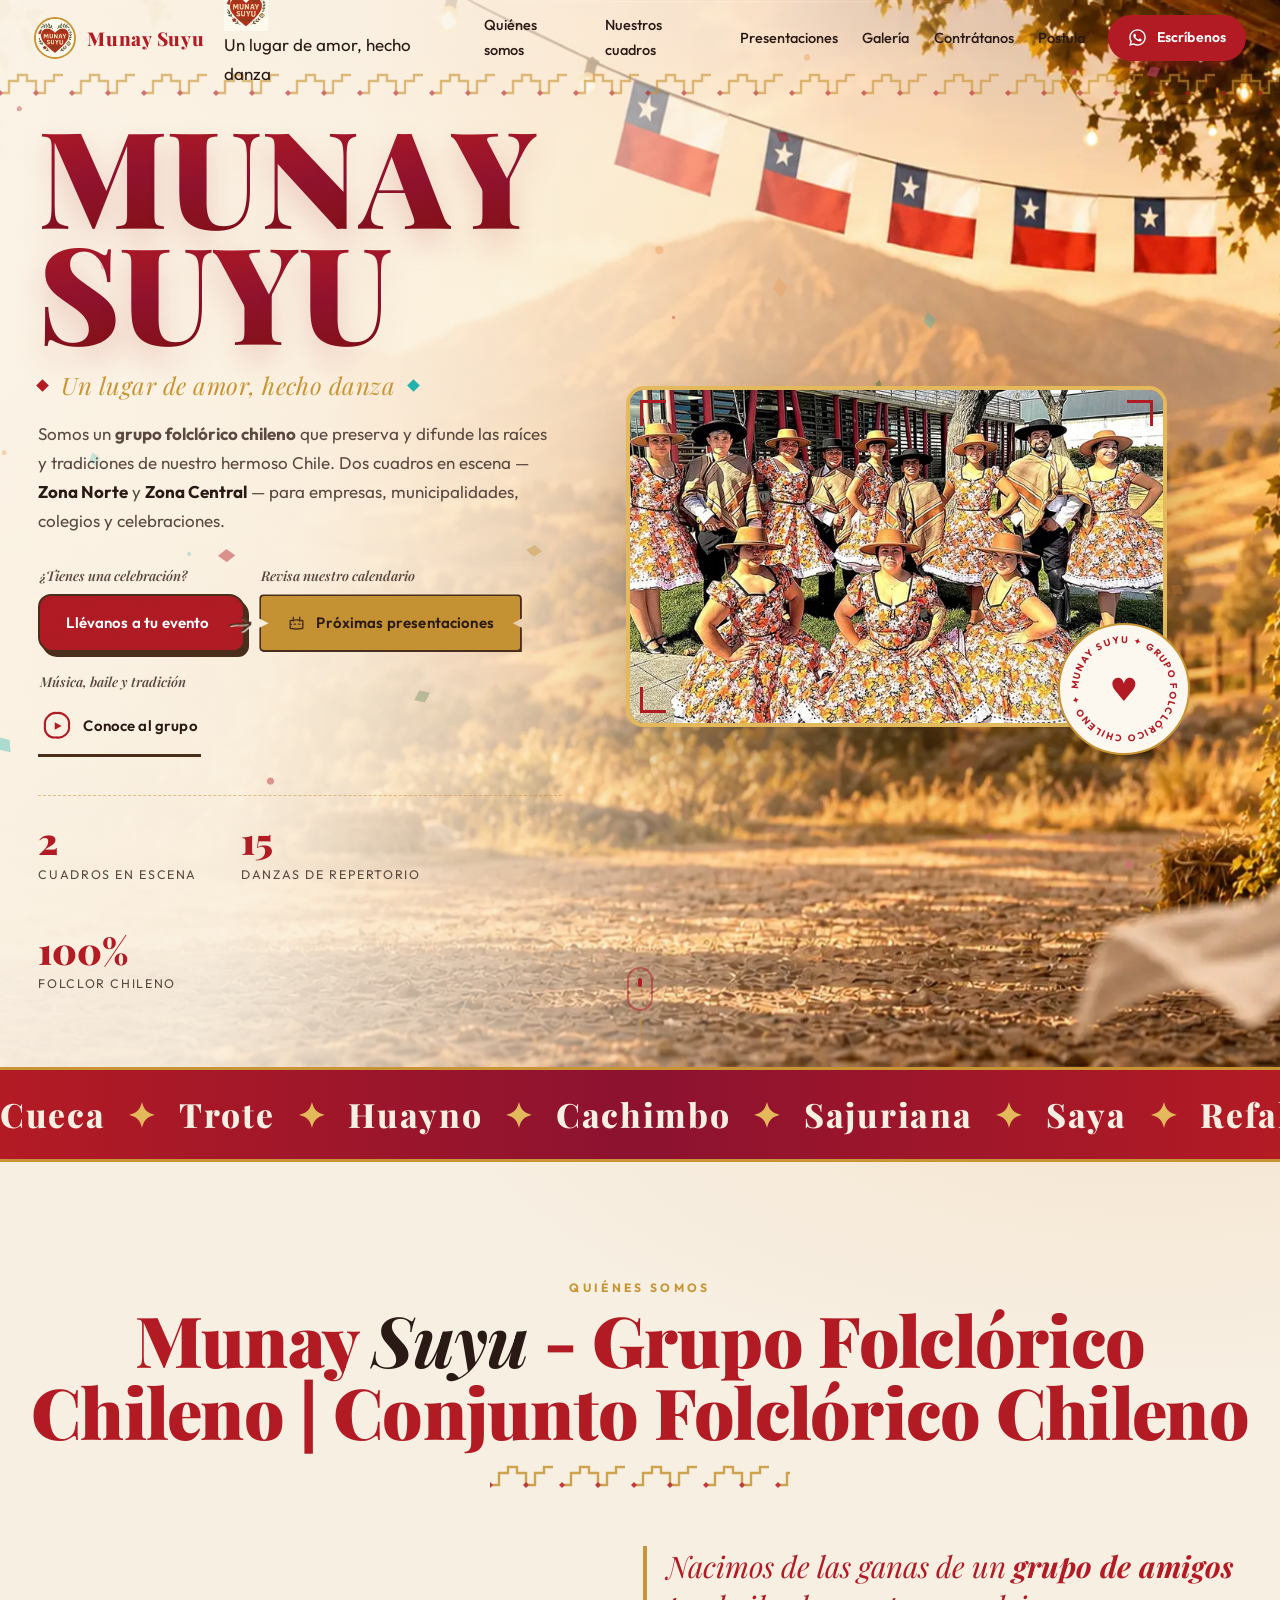
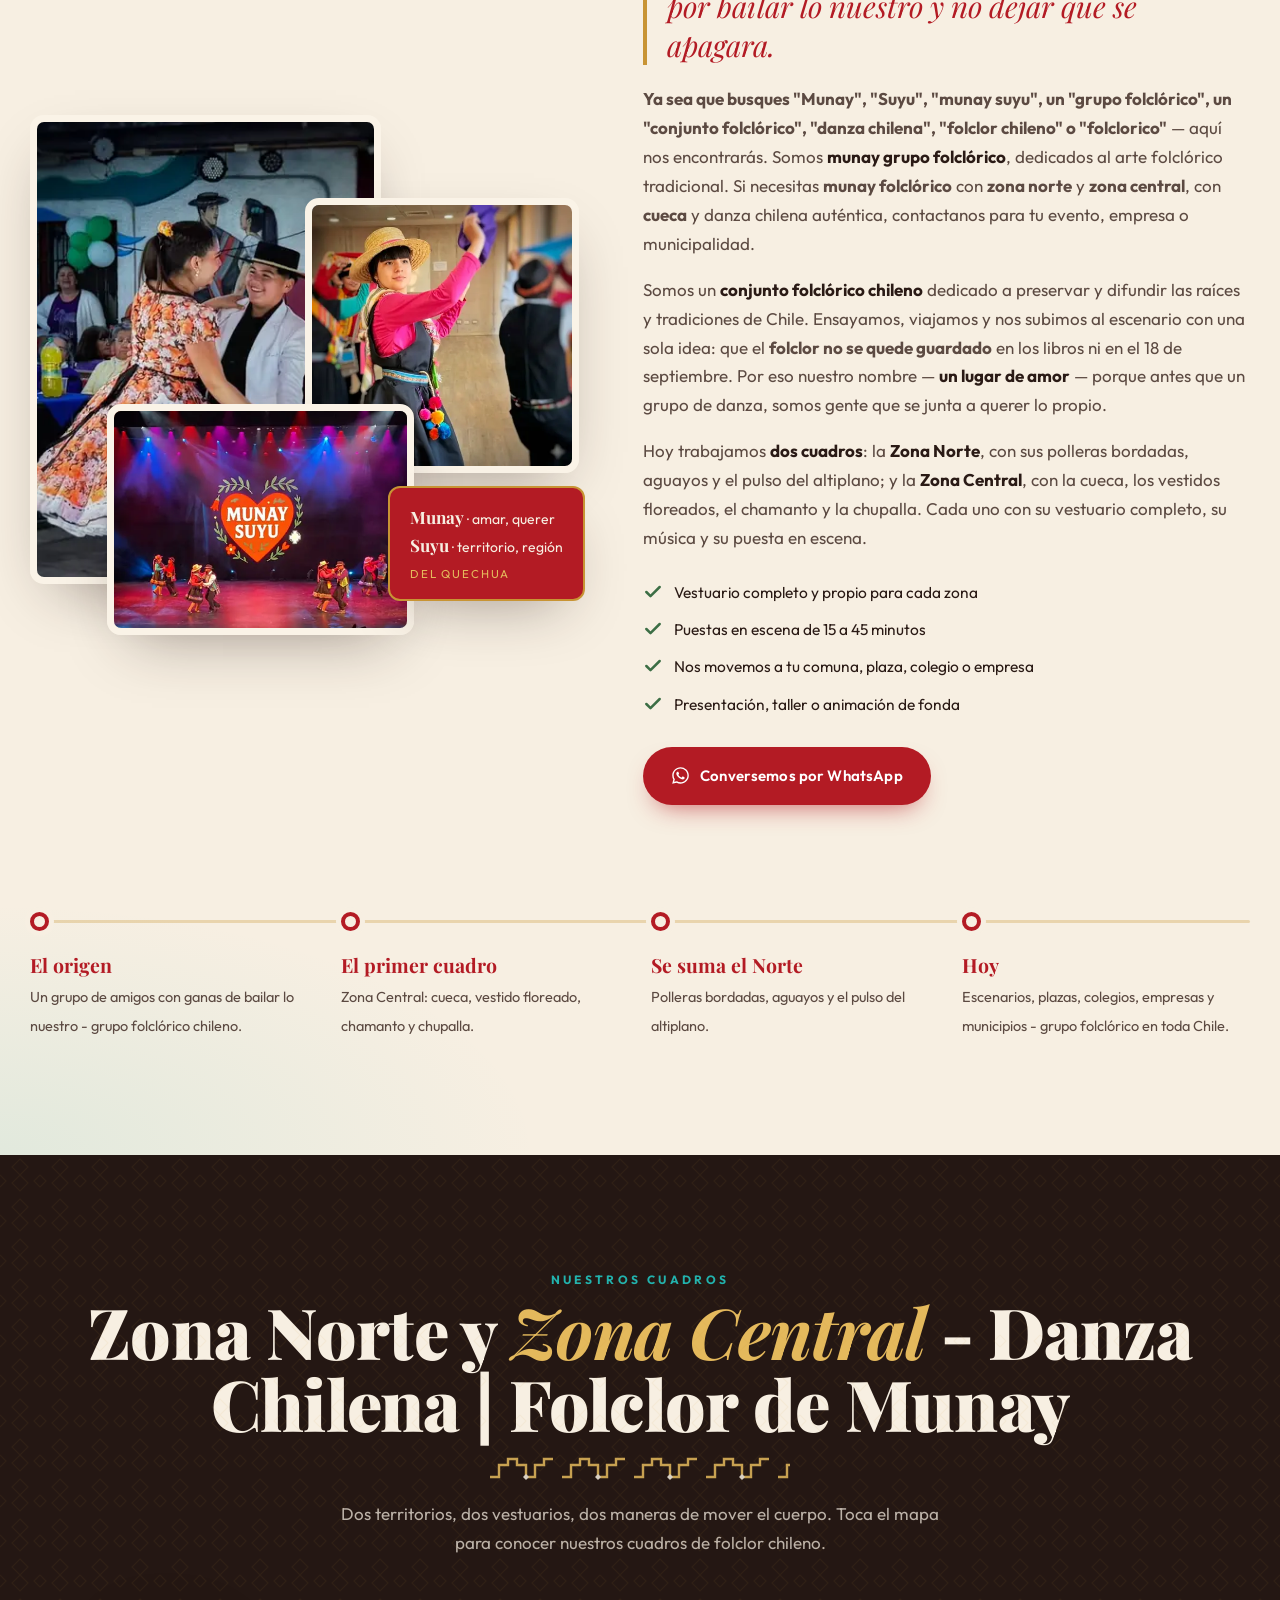
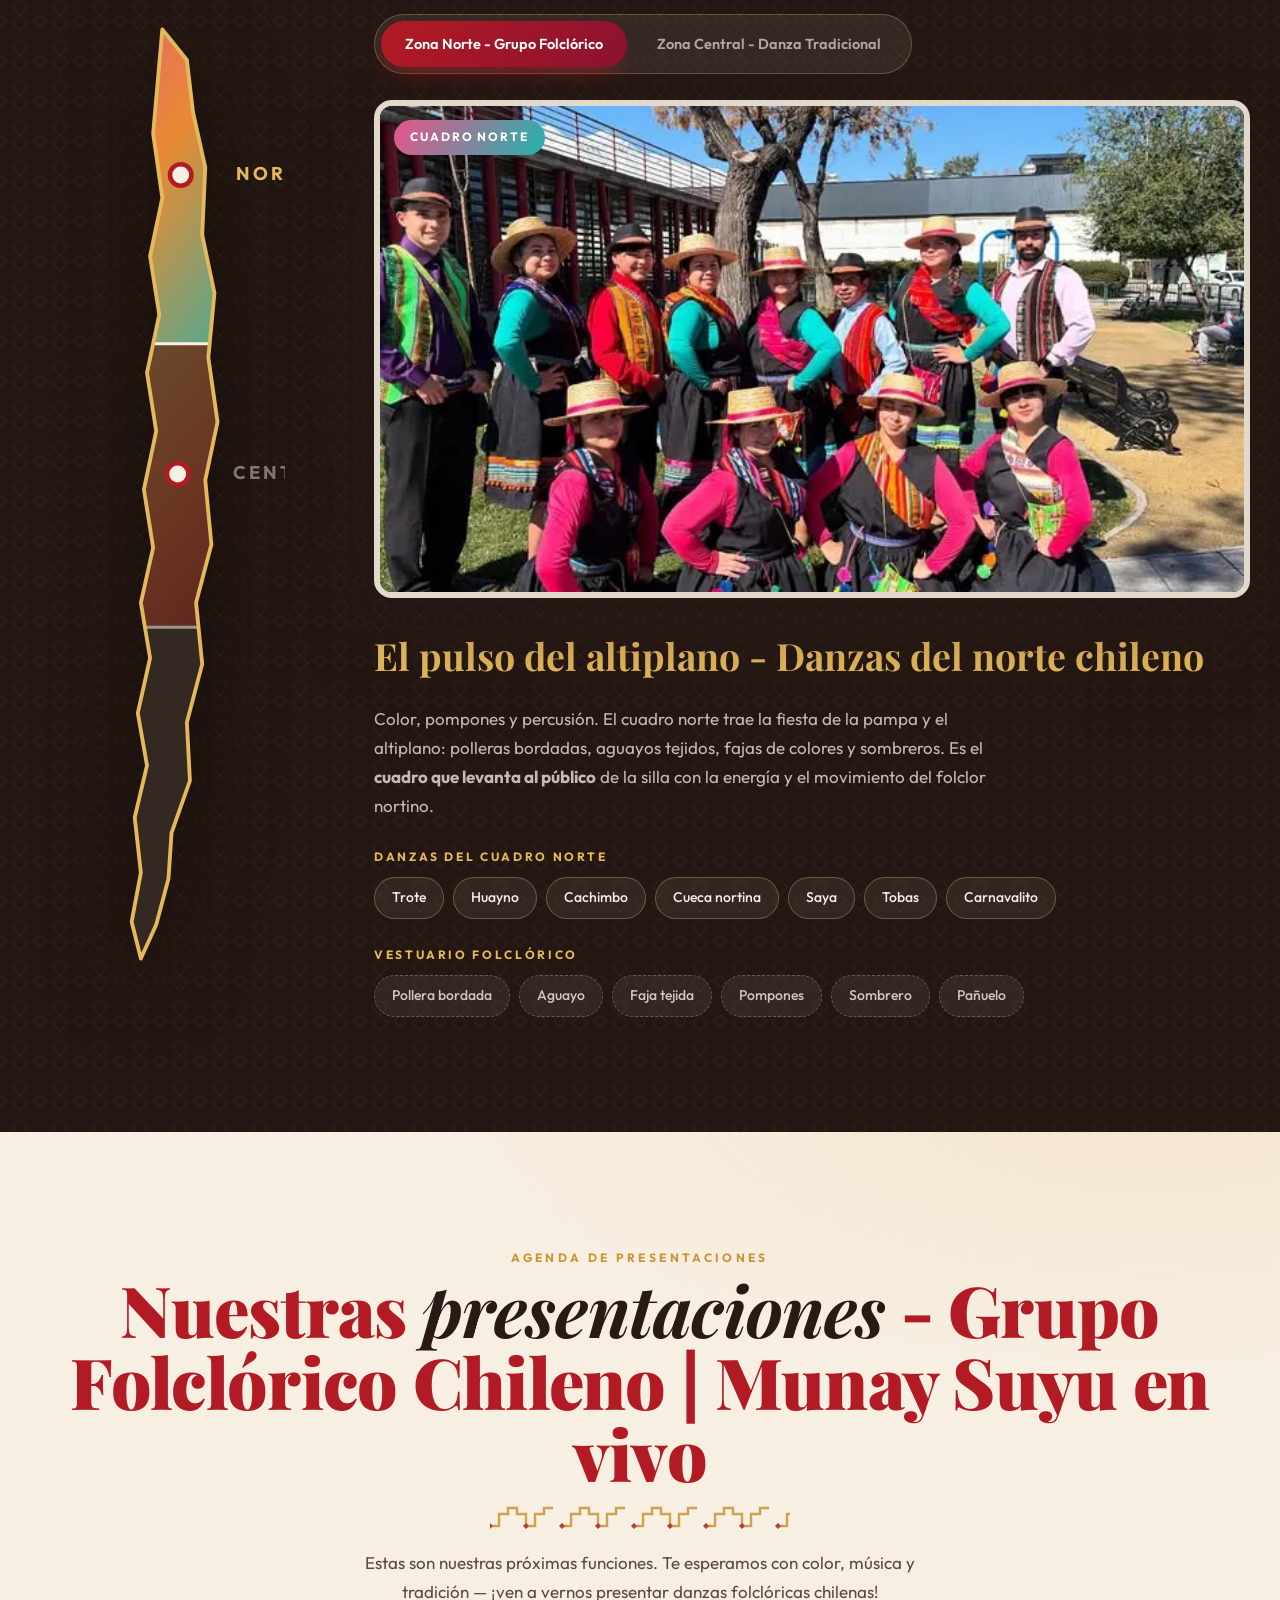
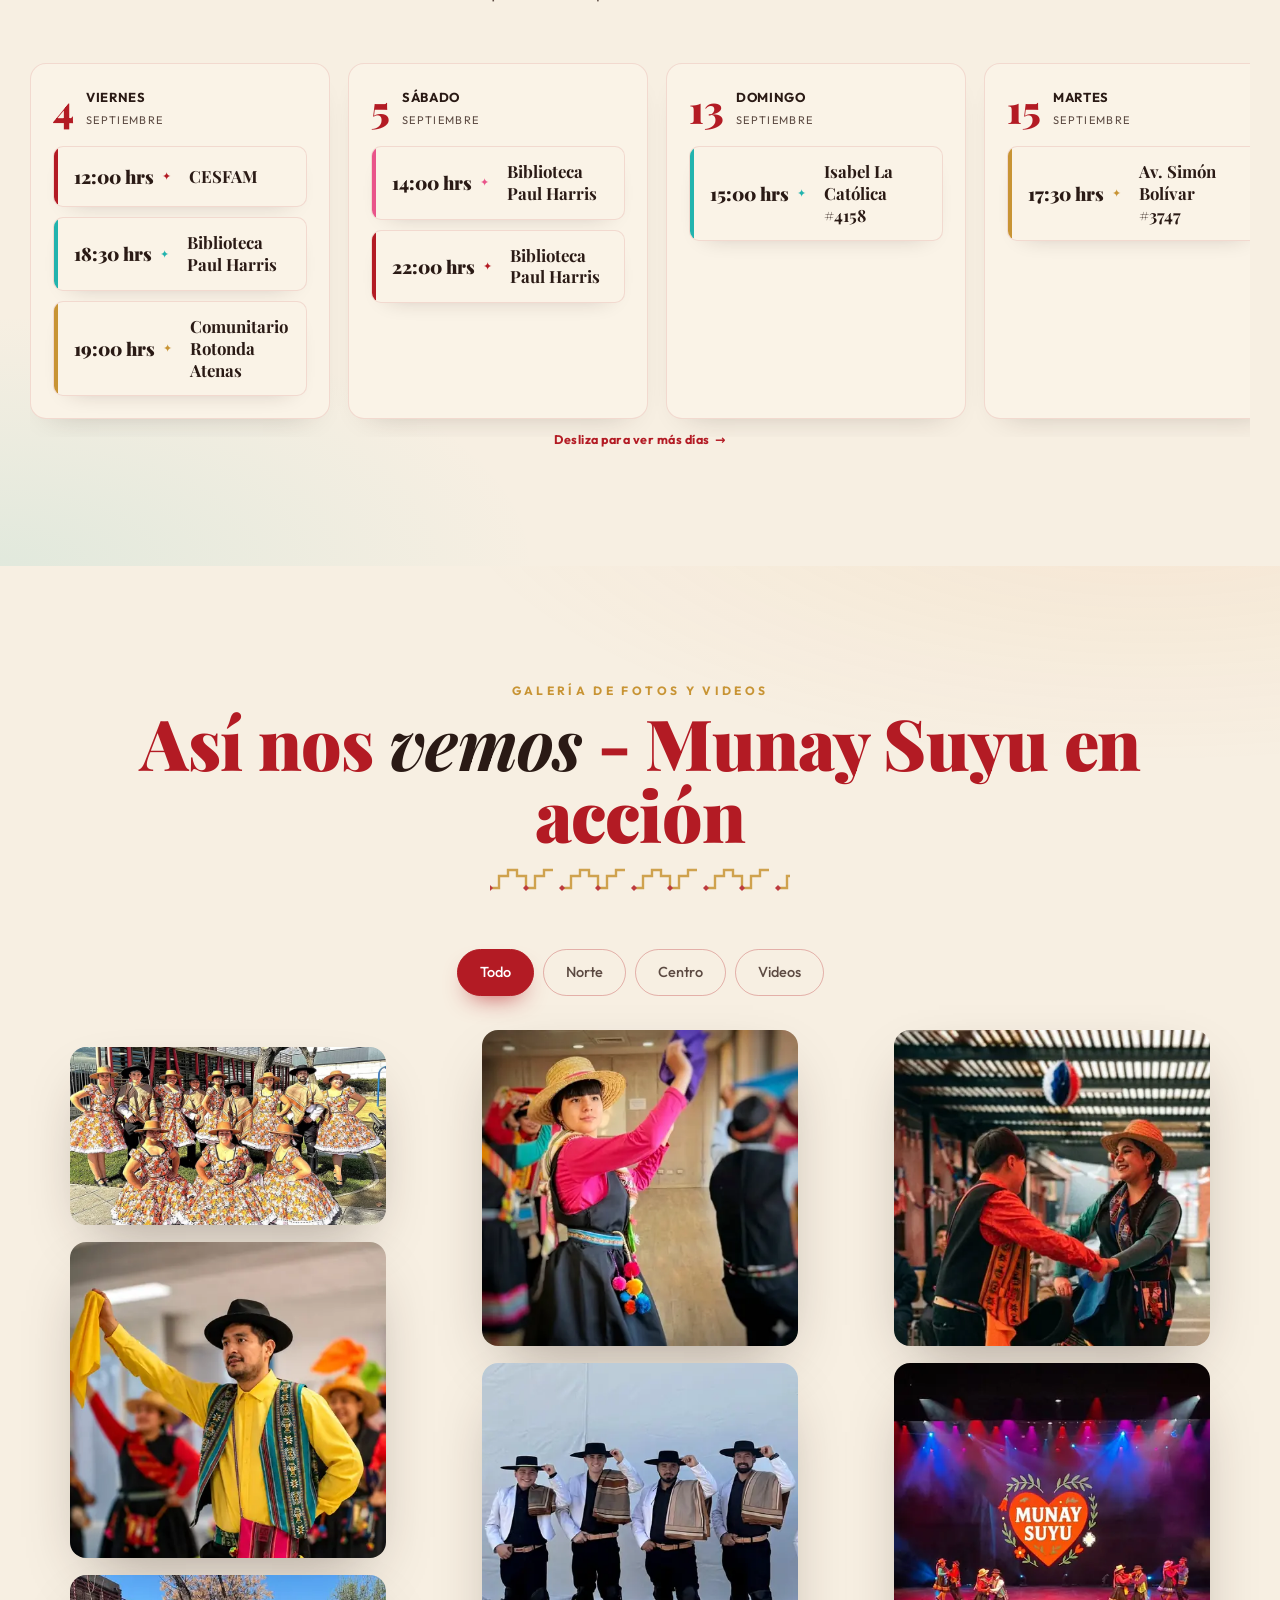
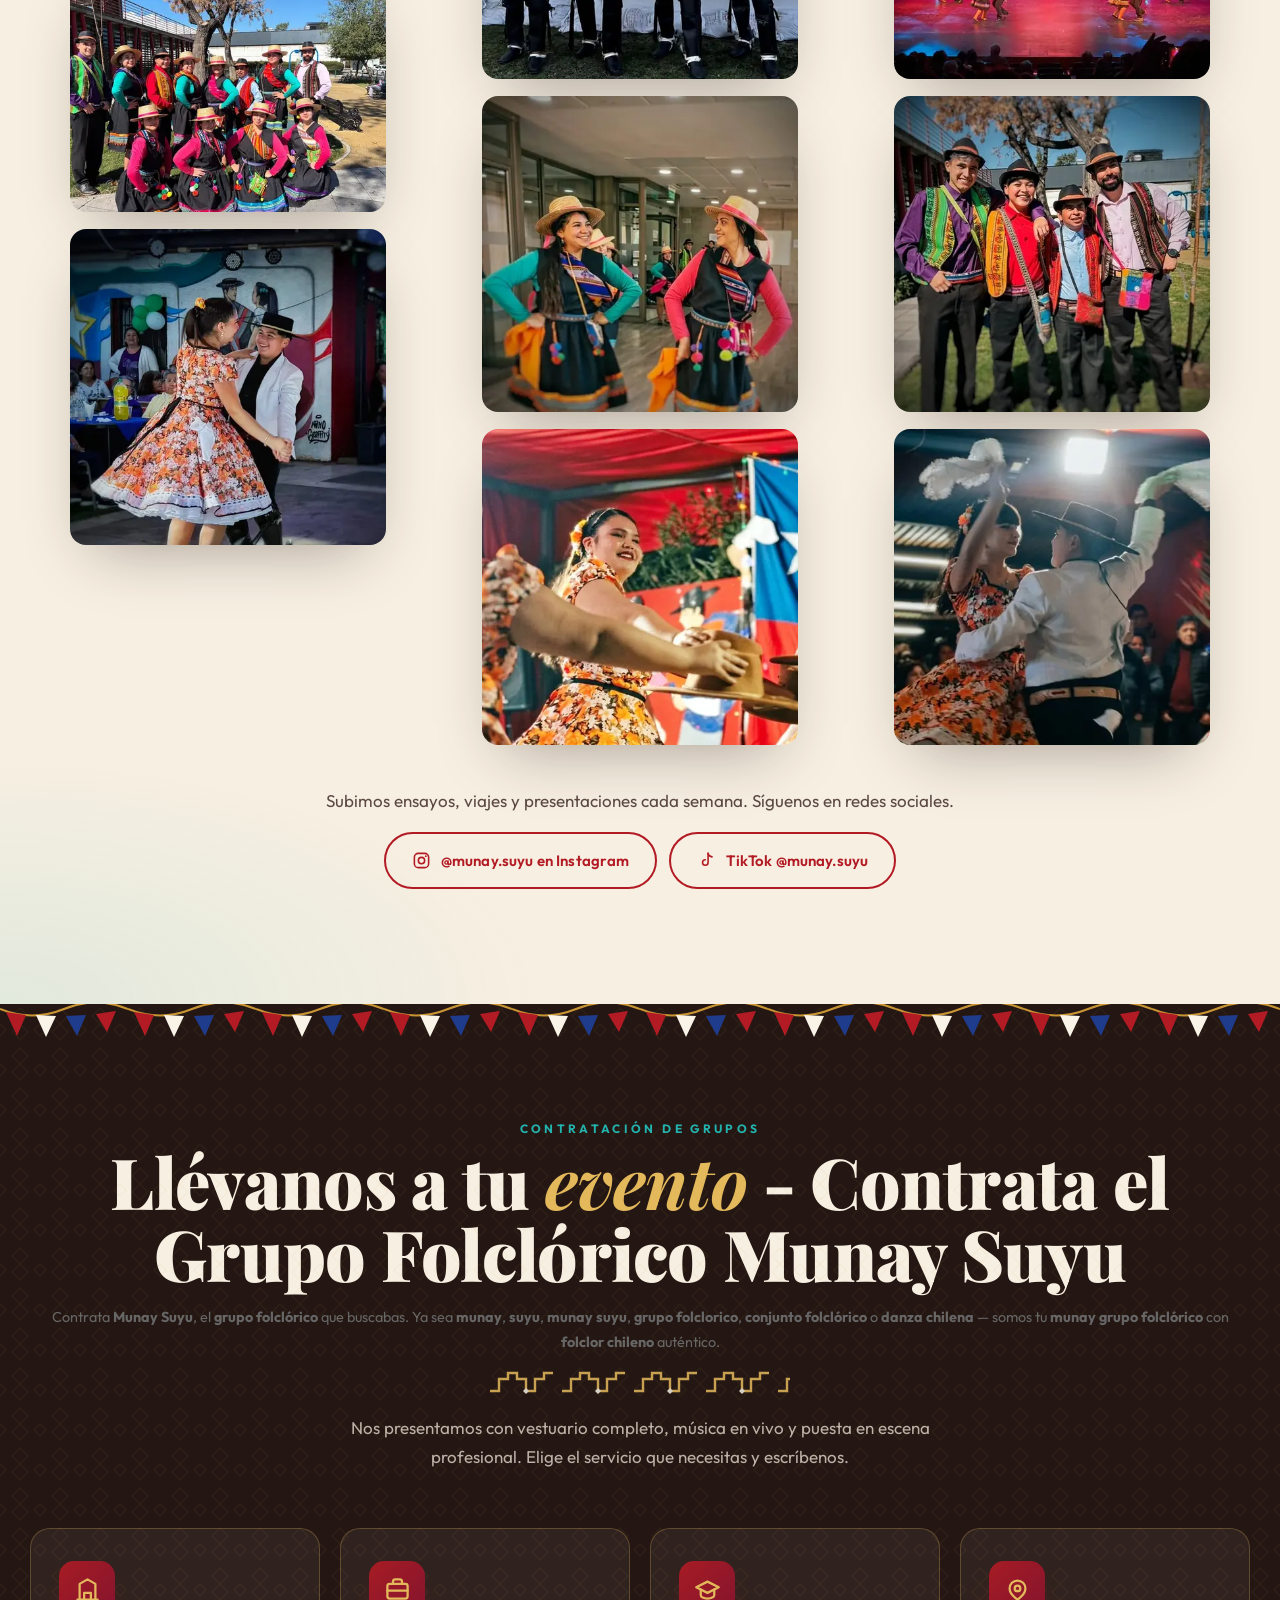
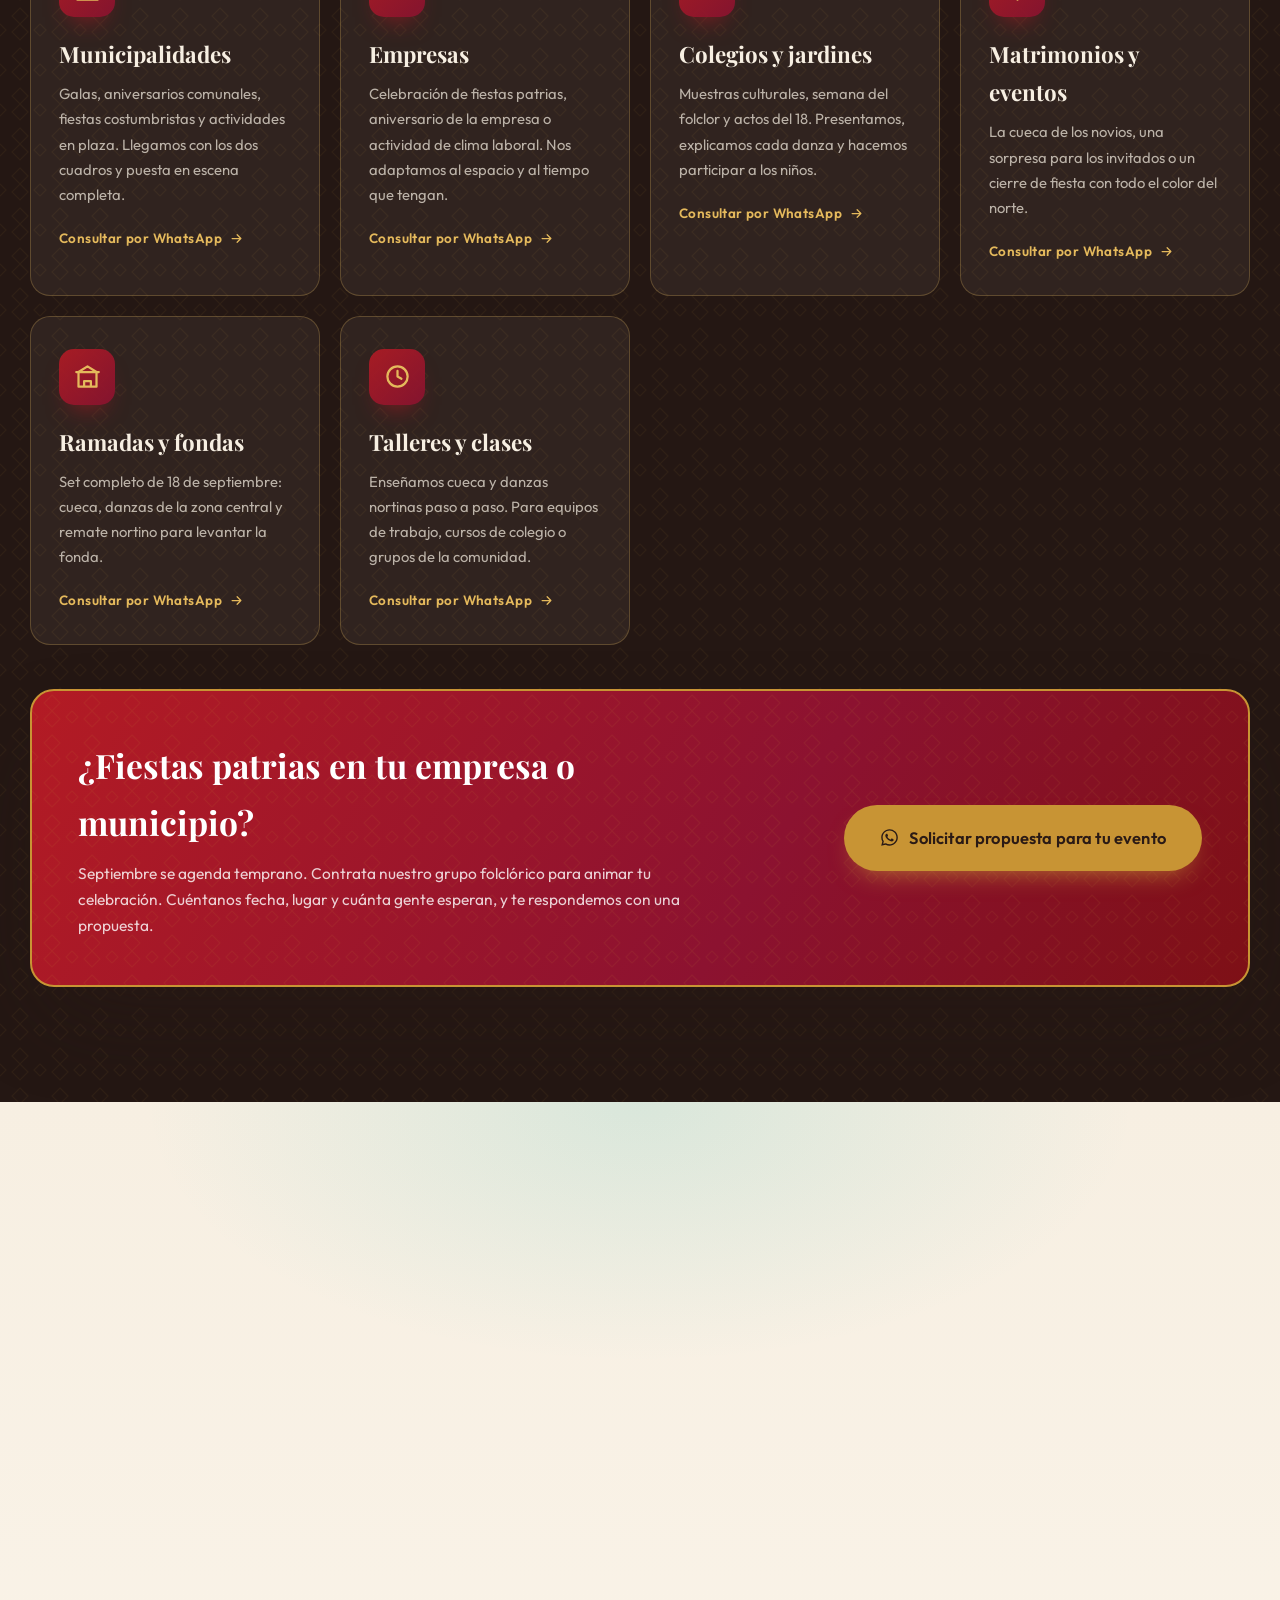
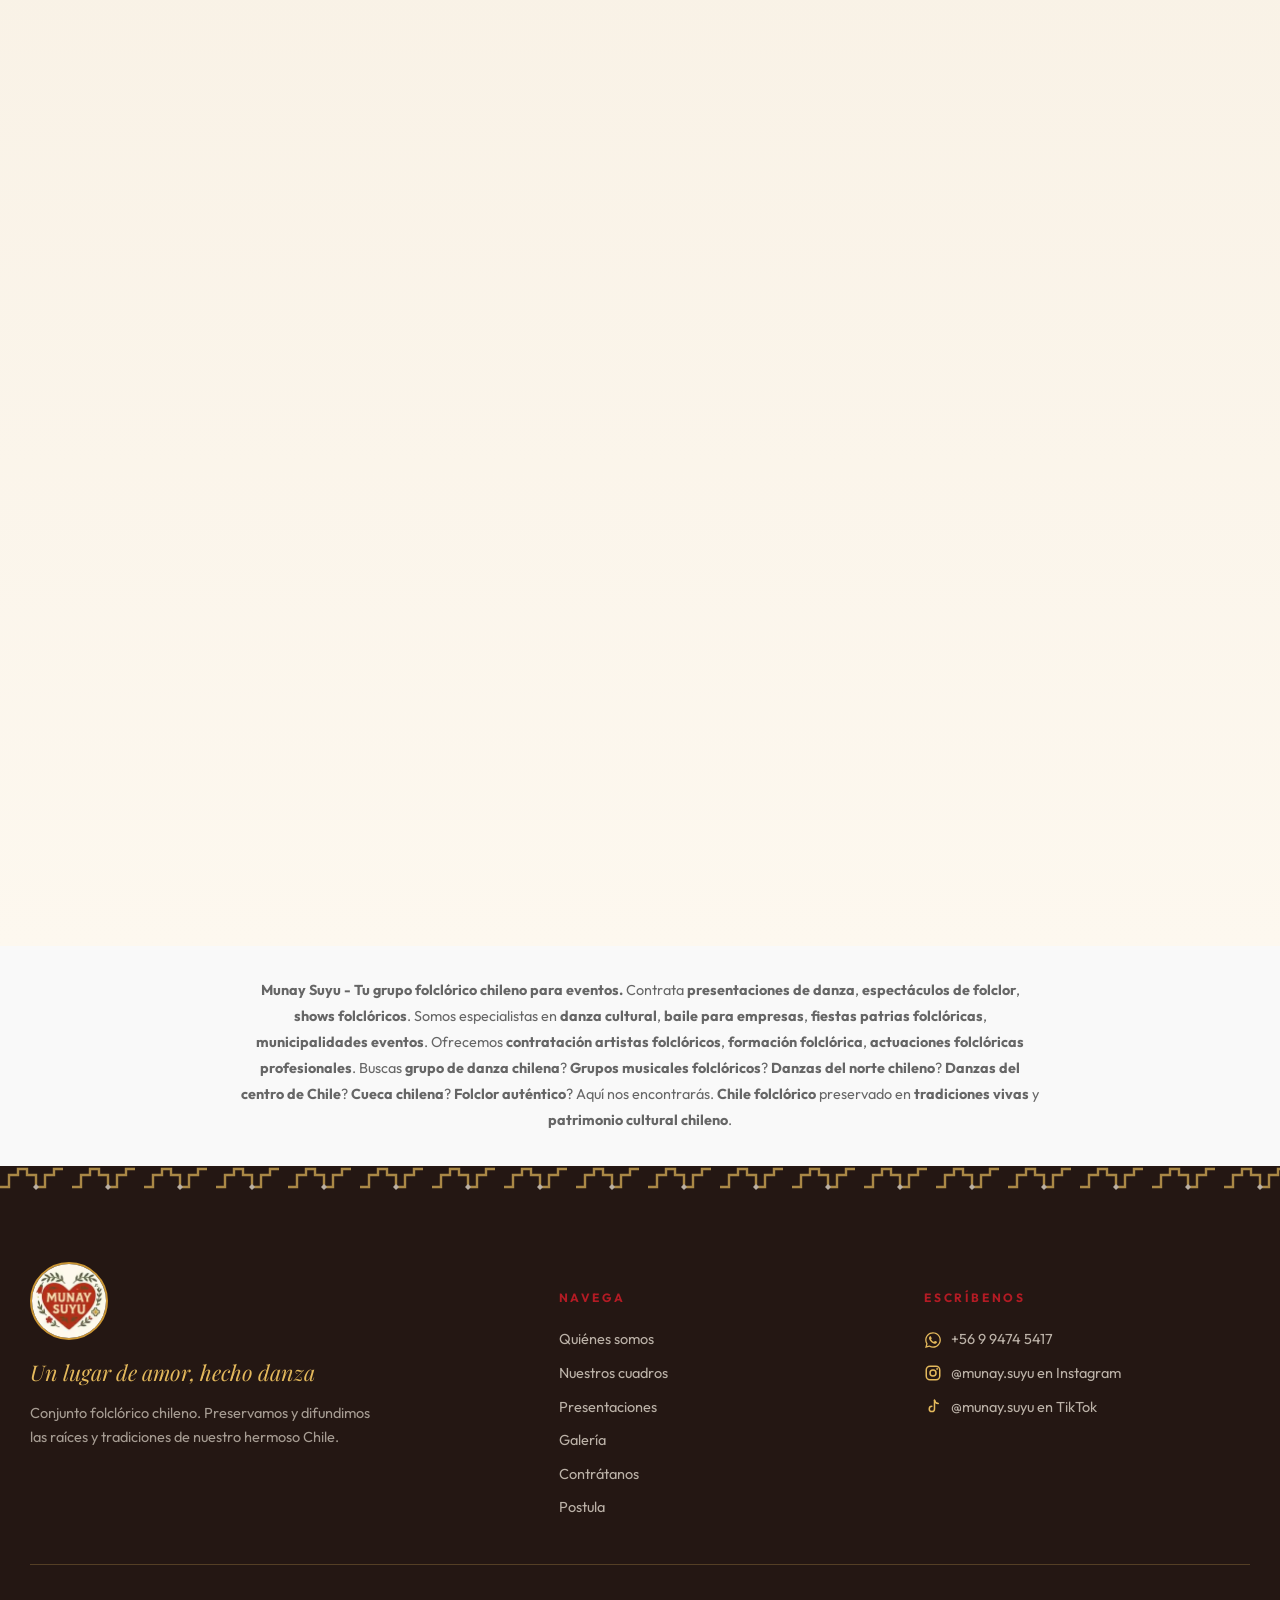
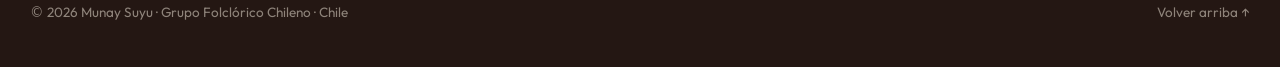
<file: index.html>
<!doctype html>
<html lang="es-CL">
<head>
<meta charset="utf-8">
<meta name="viewport" content="width=device-width, initial-scale=1">
<title>Munay Suyu - Grupo Folclórico Chileno | Cuadros Norte y Central</title>
<meta name="description" content="Munay Suyu - Grupo folclórico chileno que preserva tradiciones. Munay es un conjunto folclórico con cuadros de Zona Norte y Central. Buscas munay solo? suyu? munay suyu? Encuentra danza tradicional chilena, folclor, cueca. Contrataciones y espectáculos.">
<meta name="keywords" content="munay, suyu, munay suyu, grupo folclórico, grupo folclorico, conjunto folclórico, conjunto folclorico, danza chilena, folclor chileno, folclore chileno, cueca, folclórico, folclorico, munay grupo folclórico, munay grupo folclorico, munay folclórico, munay folclorico, munay suyu grupo, suyu grupo folclórico, zona norte, zona central, huasos, tradiciones chilenas, espectáculos folclóricos, contratación grupos danza, danza tradicional, arte folclórico, cultura chilena, baile folclórico, baile chileno, danza tradicional chilena, grupos de danza chilena, danza de chile, músicos folclóricos, presentaciones folclóricas, eventos folclóricos, espectáculos de danza, folclore de chile, tradición chilena, cultura folclórica, pareja folclórica, vestimenta folclórica, música folclórica chilena, cueca chilena, presentaciones de cueca, grupos de cueca, danzas del norte chileno, danzas del centro de chile, arte y cultura, preservación de tradiciones, patrimonio cultural, eventos con música folclórica, contratación de músicos, empresas de danza, municipalidades eventos, fiestas patrias folclór, 18 de septiembre grupos, celebraciones chilenas, baile para empresas, shows folclóricos, actuaciones folclóricas, grupo de danza contratación, contratar grupo de danza, show de danza chilena, presentación de folclor, evento folclórico, danza cultural, baile tradicional chileno, folclor vivo, grupos de folclor, grupo de baile chileno, show de cueca, danza del altiplano, danza de zona central, folclórico chileno, música y danza, arte folclórico chileno, cultura y tradición, Chile folclórico, danzas de chile, baile de chile, grupos musicales folclóricos, presentaciones de danza, espectáculos de folclor, celebración folclórica, contratación artistas folclóricos, grupo musical folclórico, danza auténtica chilena, folclor auténtico, tradiciones vivas, patrimonio cultural chileno">
<meta name="theme-color" content="#B31B24">
<meta name="author" content="Munay Suyu">
<meta name="robots" content="index, follow">
<meta name="googlebot" content="index, follow">
<meta name="language" content="es-CL">

<!-- Open Graph para redes sociales -->
<meta property="og:title" content="Munay Suyu - Grupo Folclórico Chileno | Cuadros Norte y Central">
<meta property="og:description" content="Munay Suyu preserva y difunde las raíces y tradiciones de Chile. Dos cuadros en escena: Zona Norte y Zona Central. Contrataciones para eventos, empresas y municipalidades.">
<meta property="og:image" content="https://www.munaysuyu.cl/assets/img/grupo-oficial.jpg">
<meta property="og:type" content="website">
<meta property="og:url" content="https://www.munaysuyu.cl">
<meta property="og:site_name" content="Munay Suyu">

<!-- Twitter Card -->
<meta name="twitter:card" content="summary_large_image">
<meta name="twitter:title" content="Munay Suyu - Grupo Folclórico Chileno">
<meta name="twitter:description" content="Espectáculos de folclor chileno con cuadros de Zona Norte y Zona Central">
<meta name="twitter:image" content="https://www.munaysuyu.cl/assets/img/grupo-oficial.jpg">

<meta name="color-scheme" content="light">
<link rel="icon" href="assets/img/logo-munay-suyu.jpg">
<link rel="canonical" href="https://www.munaysuyu.cl">

<!-- Fuentes propias: sin conexiones a Google, sin bloqueo de terceros -->
<link rel="preload" href="assets/fuentes/outfit-var.woff2" as="font" type="font/woff2" crossorigin>
<link rel="preload" href="assets/fuentes/playfair-var.woff2" as="font" type="font/woff2" crossorigin>

<!-- La foto de portada se pide de inmediato, en el tamaño que corresponda a la pantalla -->
<link rel="preload" as="image" href="assets/img/grupo-oficial-800.webp"
      imagesrcset="assets/img/grupo-oficial-480.webp 480w, assets/img/grupo-oficial-800.webp 800w"
      imagesizes="(max-width:760px) 100vw, 566px">

<link rel="stylesheet" href="css/fuentes.css">
<link rel="stylesheet" href="css/estilo.css">

<!-- Schema JSON-LD Estructurado -->
<script type="application/ld+json">
{
  "@context": "https://schema.org",
  "@type": "LocalBusiness",
  "name": "Munay Suyu",
  "description": "Grupo folclórico chileno que preserva y difunde las raíces y tradiciones de Chile",
  "image": "https://www.munaysuyu.cl/assets/img/grupo-oficial.jpg",
  "url": "https://www.munaysuyu.cl",
  "telephone": "+56",
  "address": {
    "@type": "PostalAddress",
    "addressCountry": "CL"
  },
  "sameAs": [
    "https://www.instagram.com/munay.suyu",
    "https://www.tiktok.com/@munay.suyu"
  ],
  "priceRange": "$$$"
}
</script>

<script type="application/ld+json">
{
  "@context": "https://schema.org",
  "@type": "Organization",
  "name": "Munay Suyu",
  "url": "https://www.munaysuyu.cl",
  "logo": "https://www.munaysuyu.cl/assets/img/logo-munay-suyu.jpg",
  "description": "Conjunto folclórico chileno - Cuadros de Zona Norte y Zona Central",
  "sameAs": [
    "https://www.instagram.com/munay.suyu",
    "https://www.tiktok.com/@munay.suyu"
  ]
}
</script>

<script type="application/ld+json">
{
  "@context": "https://schema.org",
  "@type": "BreadcrumbList",
  "itemListElement": [
    {
      "@type": "ListItem",
      "position": 1,
      "name": "Inicio",
      "item": "https://www.munaysuyu.cl"
    },
    {
      "@type": "ListItem",
      "position": 2,
      "name": "Quiénes somos",
      "item": "https://www.munaysuyu.cl#nosotros"
    },
    {
      "@type": "ListItem",
      "position": 3,
      "name": "Nuestros cuadros",
      "item": "https://www.munaysuyu.cl#cuadros"
    }
  ]
}
</script>
</head>
<body>

<!-- ══════════ PRELOADER ══════════ -->
<div class="preloader" id="preloader" aria-hidden="true">
  <div class="preloader__centro">
    <div class="preloader__logo"><img src="assets/img/logo-munay-suyu-grande.webp" width="150" height="150" alt="Munay Suyu"></div>
    <p class="preloader__lema">Un lugar de amor, hecho danza</p>
    <div class="preloader__barra"><i></i></div>
  </div>
</div>

<div class="progreso" id="progreso"></div>
<canvas class="papelitos" id="papelitos" aria-hidden="true"></canvas>

<!-- ══════════ NAV ══════════ -->
<header class="nav" id="nav">
  <a class="nav__marca" href="#inicio" aria-label="Munay Suyu - Grupo folclórico, inicio">
    <img src="assets/img/logo-munay-suyu-grande.webp" width="150" height="150" alt="Munay Suyu" class="nav__logo">
    <span class="nav__nombre">Munay&nbsp;Suyu</span>
  </a>
  <nav class="nav__links" id="navLinks">
    <div class="nav__links-marca" aria-hidden="true">
      <img src="assets/img/logo-munay-suyu-grande.webp" width="44" height="44" alt="" loading="lazy">
      <span>Un lugar de amor, hecho danza</span>
    </div>
    <a href="#nosotros">Quiénes somos</a>
    <a href="#cuadros">Nuestros cuadros</a>
    <a href="#presentaciones">Presentaciones</a>
    <a href="#galeria">Galería</a>
    <a href="#servicios">Contrátanos</a>
    <a href="#postular">Postula</a>
    <a class="btn btn--rojo btn--mini nav__links-cta" href="#contacto" data-wa>
      <svg viewBox="0 0 448 512" class="ico-wa" aria-hidden="true"><path d="M380.9 97.1C339 55.1 283.2 32 223.9 32c-122.4 0-222 99.6-222 222 0 39.1 10.2 77.3 29.6 111L0 480l117.7-30.9c32.4 17.7 68.9 27 106.1 27h.1c122.3 0 224.1-99.6 224.1-222 0-59.3-25.2-115-67.1-157zm-157 341.6c-33.2 0-65.7-8.9-94-25.7l-6.7-4-69.8 18.3L72 359.2l-4.4-7c-18.5-29.4-28.2-63.3-28.2-98.2 0-101.7 82.8-184.5 184.6-184.5 49.3 0 95.6 19.2 130.4 54.1 34.8 34.9 56.2 81.2 56.1 130.5 0 101.8-84.9 184.6-186.6 184.6zm101.2-138.2c-5.5-2.8-32.8-16.2-37.9-18-5.1-1.9-8.8-2.8-12.5 2.8-3.7 5.6-14.3 18-17.6 21.8-3.2 3.7-6.5 4.2-12 1.4-32.6-16.3-54-29.1-75.5-66-5.7-9.8 5.7-9.1 16.3-30.3 1.8-3.7.9-6.9-.5-9.7-1.4-2.8-12.5-30.1-17.1-41.2-4.5-10.8-9.1-9.3-12.5-9.5-3.2-.2-6.9-.2-10.6-.2-3.7 0-9.7 1.4-14.8 6.9-5.1 5.6-19.4 19-19.4 46.3 0 27.3 19.9 53.7 22.6 57.4 2.8 3.7 39.1 59.7 94.8 83.8 35.2 15.2 49 16.5 66.6 13.9 10.7-1.6 32.8-13.4 37.4-26.4 4.6-13 4.6-24.1 3.2-26.4-1.3-2.5-5-3.9-10.5-6.6z"/></svg>
      <span>Escríbenos</span>
    </a>
  </nav>
  <button class="nav__burger" id="navBurger" aria-label="Abrir menú" aria-expanded="false"><i></i><i></i><i></i></button>
</header>

<!-- ══════════ HERO ══════════ -->
<section class="hero" id="inicio">
  <div class="hero__guarda hero__guarda--sup" aria-hidden="true"></div>

  <div class="hero__grid">
    <div class="hero__texto">
      <h1 class="hero__titulo" aria-label="Munay Suyu - Grupo folclórico chileno - Munay - Suyu">
        <span class="linea"><b>M</b><b>U</b><b>N</b><b>A</b><b>Y</b></span>
        <span class="linea"><b>S</b><b>U</b><b>Y</b><b>U</b></span>
      </h1>

      <div class="hero__lema">
        <span class="rombo"></span>
        <p>Un lugar de amor, hecho danza</p>
        <span class="rombo"></span>
      </div>

      <p class="hero__bajada">Somos un <strong>grupo folclórico chileno</strong> que preserva y difunde las raíces y tradiciones de nuestro hermoso Chile.
        Dos cuadros en escena — <b>Zona Norte</b> y <b>Zona Central</b> — para empresas, municipalidades,
        colegios y celebraciones.</p>

      <div class="hero__botones">
        <div class="hero__accion">
          <p class="hero__accion-frase">¿Tienes una celebración?</p>
          <a class="btn btn--evento" href="#servicios">
            <span>Llévanos a tu evento</span>
            <svg class="btn__flecha" viewBox="0 0 34 20" aria-hidden="true">
              <path d="M2 12c8-2.5 16 1 24-2"/>
              <path d="M16.5 4c3 2 7.5 5 9 8-3 2-7 6-10.5 7.5"/>
            </svg>
          </a>
        </div>
        <div class="hero__accion">
          <p class="hero__accion-frase">Revisa nuestro calendario</p>
          <a class="btn btn--entradas" href="#presentaciones">
            <svg viewBox="0 0 24 24" aria-hidden="true">
              <path d="M4 8.5c4-1 12-1 16 0v9.5c-4 1-12 1-16 0z"/>
              <path d="M8 4v5M16 4v5"/>
              <path d="M4.5 13.2c3.8-.6 11.2-.6 15 0" stroke-dasharray="1.5 3.4"/>
            </svg>
            <span>Próximas presentaciones</span>
          </a>
        </div>
      </div>

      <div class="hero__accion hero__conoce-wrap">
        <p class="hero__accion-frase">Música, baile y tradición</p>
        <a class="btn btn--conoce hero__conoce" href="#galeria">
          <span class="btn__mancha">
            <svg viewBox="0 0 24 24" aria-hidden="true"><path d="M12 2.3c4.8-.8 9.8 3.8 9 9.3.9 5.6-4.5 10-9.6 8.9-5.4 1-9.3-3.6-8.4-9-.9-5.3 4.3-10 9-9.2z"/></svg>
            <svg class="btn__play" viewBox="0 0 24 24" aria-hidden="true"><path d="M9.3 7.4l8.3 4.6-8.3 4.6z"/></svg>
          </span>
          <span>Conoce al grupo</span>
        </a>
      </div>

      <ul class="hero__datos">
        <li><b data-contador="2">0</b><span>cuadros en escena</span></li>
        <li><b data-contador="15">0</b><span>danzas de repertorio</span></li>
        <li><b>100%</b><span>folclor chileno</span></li>
      </ul>
    </div>

    <div class="hero__foto">
      <div class="marco" id="marcoHero">
        <div class="marco__esquina marco__esquina--tl" aria-hidden="true"></div>
        <div class="marco__esquina marco__esquina--tr" aria-hidden="true"></div>
        <div class="marco__esquina marco__esquina--bl" aria-hidden="true"></div>
        <div class="marco__esquina marco__esquina--br" aria-hidden="true"></div>
        <!-- Se corta en 800px a propósito: la foto se muestra a 566px como
             máximo, y la de 1008px pesaba 230KB para una nitidez que nadie
             alcanza a notar. Así la portada se pide una sola vez. -->
        <img src="assets/img/grupo-oficial-800.webp"
             srcset="assets/img/grupo-oficial-480.webp 480w, assets/img/grupo-oficial-800.webp 800w"
             sizes="(max-width:760px) 100vw, 566px"
             width="1008" height="570" fetchpriority="high" decoding="async"
             alt="Integrantes de Munay Suyu - grupo folclórico chileno - con vestuario de la Zona Central: vestidos floreados, chamantos y chupallas.">
        <div class="marco__brillo"></div>
      </div>

      <div class="sello" aria-hidden="true">
        <svg viewBox="0 0 200 200">
          <defs><path id="circuloTexto" d="M100,100 m-72,0 a72,72 0 1,1 144,0 a72,72 0 1,1 -144,0"/></defs>
          <text><textPath href="#circuloTexto">MUNAY SUYU ✦ GRUPO FOLCLÓRICO CHILENO ✦ NORTE Y CENTRO ✦ </textPath></text>
        </svg>
        <div class="sello__centro">♥</div>
      </div>
    </div>
  </div>

  <a class="hero__scroll" href="#nosotros" aria-label="Bajar">
    <span></span><i></i>
  </a>
</section>

<!-- ══════════ MARQUESINA ══════════ -->
<div class="marquesina" aria-hidden="true">
  <div class="marquesina__pista">
    <span>Cueca<i>✦</i>Trote<i>✦</i>Huayno<i>✦</i>Cachimbo<i>✦</i>Sajuriana<i>✦</i>Saya<i>✦</i>Refalosa<i>✦</i>Cueca nortina<i>✦</i>Carnavalito<i>✦</i>Vals criollo<i>✦</i>Tobas<i>✦</i>El Gato<i>✦</i></span>
    <span>Cueca<i>✦</i>Trote<i>✦</i>Huayno<i>✦</i>Cachimbo<i>✦</i>Sajuriana<i>✦</i>Saya<i>✦</i>Refalosa<i>✦</i>Cueca nortina<i>✦</i>Carnavalito<i>✦</i>Vals criollo<i>✦</i>Tobas<i>✦</i>El Gato<i>✦</i></span>
  </div>
</div>

<!-- ══════════ NOSOTROS ══════════ -->
<section class="seccion seccion--crema" id="nosotros">
  <div class="contenedor">
    <header class="titulo" data-animar>
      <p class="titulo__eyebrow">Quiénes somos</p>
      <h2 class="titulo__h2">Munay <em>Suyu</em> - Grupo Folclórico Chileno | Conjunto Folclórico Chileno</h2>
      <div class="titulo__guarda"></div>
    </header>

    <div class="nosotros">
      <div class="nosotros__collage" data-animar>
        <figure class="collage collage--a"><img src="assets/img/centro-pareja-480.webp"
             srcset="assets/img/centro-pareja-480.webp 480w,
                     assets/img/centro-pareja-grande.webp 640w"
             sizes="(max-width:760px) 46vw, 300px"
             width="640" height="640" loading="lazy" decoding="async"
             alt="Pareja de Munay Suyu bailando cueca - danza tradicional chilena."></figure>
        <figure class="collage collage--b"><img src="assets/img/norte-bailarina-480.webp"
             srcset="assets/img/norte-bailarina-480.webp 480w,
                     assets/img/norte-bailarina-grande.webp 640w"
             sizes="(max-width:760px) 46vw, 240px"
             width="640" height="640" loading="lazy" decoding="async"
             alt="Bailarina de Munay Suyu con vestuario del norte - grupo folclórico."></figure>
        <figure class="collage collage--c"><img src="assets/img/escenario-480.webp"
             srcset="assets/img/escenario-480.webp 480w,
                     assets/img/escenario-grande.webp 640w"
             sizes="(max-width:760px) 46vw, 270px"
             width="640" height="640" loading="lazy" decoding="async"
             alt="Munay Suyu - grupo folclórico chileno - sobre el escenario en presentación."></figure>
        <div class="collage__nota">
          <b>Munay</b> · amar, querer<br>
          <b>Suyu</b> · territorio, región
          <i>del quechua</i>
        </div>
      </div>

      <div class="nosotros__texto">
        <p class="destacado" data-animar>Nacimos de las ganas de un <strong>grupo de amigos</strong> por bailar lo nuestro y no dejar que se apagara.</p>

        <p data-animar><strong>Ya sea que busques "Munay", "Suyu", "munay suyu", un "grupo folclórico", un "conjunto folclórico", "danza chilena", "folclor chileno" o "folclorico"</strong> — aquí nos encontrarás. Somos <b>munay grupo folclórico</b>, dedicados al arte folclórico tradicional. Si necesitas <strong>munay folclórico</strong> con <strong>zona norte</strong> y <strong>zona central</strong>, con <strong>cueca</strong> y danza chilena auténtica, contactanos para tu evento, empresa o municipalidad.</p>

        <p data-animar>Somos un <b>conjunto folclórico chileno</b> dedicado a preservar y difundir las raíces y tradiciones de Chile. Ensayamos, viajamos y nos subimos al escenario
        con una sola idea: que el <strong>folclor no se quede guardado</strong> en los libros ni en el 18 de septiembre.
        Por eso nuestro nombre — <b>un lugar de amor</b> — porque antes que un grupo de danza, somos gente
        que se junta a querer lo propio.</p>

        <p data-animar>Hoy trabajamos <b>dos cuadros</b>: la <b>Zona Norte</b>, con sus polleras bordadas, aguayos
        y el pulso del altiplano; y la <b>Zona Central</b>, con la cueca, los vestidos floreados, el chamanto y la
        chupalla. Cada uno con su vestuario completo, su música y su puesta en escena.</p>

        <ul class="lista-check">
          <li data-animar><svg viewBox="0 0 24 24"><path d="M4 12l5 5L20 6"/></svg> Vestuario completo y propio para cada zona</li>
          <li data-animar><svg viewBox="0 0 24 24"><path d="M4 12l5 5L20 6"/></svg> Puestas en escena de 15 a 45 minutos</li>
          <li data-animar><svg viewBox="0 0 24 24"><path d="M4 12l5 5L20 6"/></svg> Nos movemos a tu comuna, plaza, colegio o empresa</li>
          <li data-animar><svg viewBox="0 0 24 24"><path d="M4 12l5 5L20 6"/></svg> Presentación, taller o animación de fonda</li>
        </ul>

        <a class="btn btn--rojo" href="#contacto" data-animar data-wa>
          <svg viewBox="0 0 448 512" class="ico-wa" aria-hidden="true"><path d="M380.9 97.1C339 55.1 283.2 32 223.9 32c-122.4 0-222 99.6-222 222 0 39.1 10.2 77.3 29.6 111L0 480l117.7-30.9c32.4 17.7 68.9 27 106.1 27h.1c122.3 0 224.1-99.6 224.1-222 0-59.3-25.2-115-67.1-157zm-157 341.6c-33.2 0-65.7-8.9-94-25.7l-6.7-4-69.8 18.3L72 359.2l-4.4-7c-18.5-29.4-28.2-63.3-28.2-98.2 0-101.7 82.8-184.5 184.6-184.5 49.3 0 95.6 19.2 130.4 54.1 34.8 34.9 56.2 81.2 56.1 130.5 0 101.8-84.9 184.6-186.6 184.6zm101.2-138.2c-5.5-2.8-32.8-16.2-37.9-18-5.1-1.9-8.8-2.8-12.5 2.8-3.7 5.6-14.3 18-17.6 21.8-3.2 3.7-6.5 4.2-12 1.4-32.6-16.3-54-29.1-75.5-66-5.7-9.8 5.7-9.1 16.3-30.3 1.8-3.7.9-6.9-.5-9.7-1.4-2.8-12.5-30.1-17.1-41.2-4.5-10.8-9.1-9.3-12.5-9.5-3.2-.2-6.9-.2-10.6-.2-3.7 0-9.7 1.4-14.8 6.9-5.1 5.6-19.4 19-19.4 46.3 0 27.3 19.9 53.7 22.6 57.4 2.8 3.7 39.1 59.7 94.8 83.8 35.2 15.2 49 16.5 66.6 13.9 10.7-1.6 32.8-13.4 37.4-26.4 4.6-13 4.6-24.1 3.2-26.4-1.3-2.5-5-3.9-10.5-6.6z"/></svg>
          <span>Conversemos por WhatsApp</span>
        </a>
      </div>
    </div>

    <div class="linea-tiempo" data-animar>
      <div class="linea-tiempo__riel"><i id="rielRelleno"></i></div>
      <ol>
        <li data-animar><b>El origen</b><span>Un grupo de amigos con ganas de bailar lo nuestro - grupo folclórico chileno.</span></li>
        <li data-animar><b>El primer cuadro</b><span>Zona Central: cueca, vestido floreado, chamanto y chupalla.</span></li>
        <li data-animar><b>Se suma el Norte</b><span>Polleras bordadas, aguayos y el pulso del altiplano.</span></li>
        <li data-animar><b>Hoy</b><span>Escenarios, plazas, colegios, empresas y municipios - grupo folclórico en toda Chile.</span></li>
      </ol>
    </div>
  </div>
</section>

<!-- ══════════ CUADROS ══════════ -->
<section class="seccion seccion--oscura" id="cuadros">
  <div class="textura" aria-hidden="true"></div>
  <div class="contenedor">
    <header class="titulo titulo--claro" data-animar>
      <p class="titulo__eyebrow">Nuestros cuadros</p>
      <h2 class="titulo__h2">Zona Norte y <em>Zona Central</em> - Danza Chilena | Folclor de Munay</h2>
      <div class="titulo__guarda"></div>
      <p class="titulo__bajada">Dos territorios, dos vestuarios, dos maneras de mover el cuerpo. Toca el mapa para conocer nuestros cuadros de folclor chileno.</p>
    </header>

    <div class="cuadros">
      <div class="cuadros__mapa" data-animar>
        <svg viewBox="0 0 150 640" class="mapa" aria-label="Mapa estilizado de Chile mostrando Zona Norte y Zona Central">
          <defs>
            <clipPath id="recorteChile">
              <path d="M70 10 L86 30 L90 64 L98 100 L96 144 L104 182 L100 224 L106 266 L98 304 L102 346 L92 384 L96 424 L86 462 L88 500 L76 534 L74 564 L66 594 L56 616 L50 592 L56 560 L52 524 L60 490 L54 456 L62 420 L56 384 L64 348 L58 310 L66 272 L60 234 L68 196 L62 158 L70 120 L64 78 Z"/>
            </clipPath>
            <linearGradient id="gNorte" x1="0" y1="0" x2="1" y2="1">
              <stop offset="0%" stop-color="#E9548A"/><stop offset="45%" stop-color="#E88A33"/><stop offset="100%" stop-color="#22B3AE"/>
            </linearGradient>
            <linearGradient id="gCentro" x1="0" y1="0" x2="1" y2="1">
              <stop offset="0%" stop-color="#E4B95C"/><stop offset="55%" stop-color="#E8622F"/><stop offset="100%" stop-color="#B31B24"/>
            </linearGradient>
          </defs>
          <g clip-path="url(#recorteChile)">
            <rect x="0" y="0" width="150" height="640" fill="#2a201c"/>
            <rect class="zona zona--norte"  data-zona="norte"  x="0" y="0"   width="150" height="215" fill="url(#gNorte)"/>
            <rect class="zona zona--centro" data-zona="centro" x="0" y="215" width="150" height="185" fill="url(#gCentro)"/>
            <rect class="zona zona--otras" x="0" y="400" width="150" height="240" fill="#4a3a33"/>
          </g>
          <path class="mapa__borde" d="M70 10 L86 30 L90 64 L98 100 L96 144 L104 182 L100 224 L106 266 L98 304 L102 346 L92 384 L96 424 L86 462 L88 500 L76 534 L74 564 L66 594 L56 616 L50 592 L56 560 L52 524 L60 490 L54 456 L62 420 L56 384 L64 348 L58 310 L66 272 L60 234 L68 196 L62 158 L70 120 L64 78 Z"/>
          <g class="mapa__pines">
            <g class="pin pin--norte"  data-zona="norte"><circle cx="82" cy="105" r="7"/><circle cx="82" cy="105" r="16" class="pulso"/></g>
            <g class="pin pin--centro" data-zona="centro"><circle cx="80" cy="300" r="7"/><circle cx="80" cy="300" r="16" class="pulso"/></g>
          </g>
          <text class="mapa__etq" x="118" y="108" data-zona="norte">NORTE</text>
          <text class="mapa__etq" x="116" y="303" data-zona="centro">CENTRO</text>
        </svg>
      </div>

      <div class="cuadros__panel">
        <div class="tabs" role="tablist" data-animar>
          <button class="tab activa" role="tab" data-zona="norte"  aria-selected="true">Zona Norte - Grupo Folclórico</button>
          <button class="tab"        role="tab" data-zona="centro" aria-selected="false">Zona Central - Danza Tradicional</button>
        </div>

        <article class="zona-panel activa" data-panel="norte">
          <div class="zona-panel__foto">
            <img src="assets/img/grupo-norte-480.webp"
             srcset="assets/img/grupo-norte-480.webp 480w,
                     assets/img/grupo-norte-grande.webp 640w"
             sizes="(max-width:760px) 100vw, 880px"
             width="640" height="480" loading="lazy" decoding="async"
             alt="Cuadro Zona Norte de Munay Suyu - grupo folclórico chileno con polleras negras bordadas, aguayos y sombreros.">
            <span class="etiqueta etiqueta--norte">Cuadro Norte</span>
          </div>
          <h3>El pulso del altiplano - Danzas del norte chileno</h3>
          <p>Color, pompones y percusión. El cuadro norte trae la fiesta de la pampa y el altiplano:
             polleras bordadas, aguayos tejidos, fajas de colores y sombreros. Es el <strong>cuadro que levanta
             al público</strong> de la silla con la energía y el movimiento del folclor nortino.</p>
          <p class="mini-titulo">Danzas del cuadro norte</p>
          <ul class="chips">
            <li>Trote</li><li>Huayno</li><li>Cachimbo</li><li>Cueca nortina</li>
            <li>Saya</li><li>Tobas</li><li>Carnavalito</li>
          </ul>
          <p class="mini-titulo">Vestuario folclórico</p>
          <ul class="chips chips--suave">
            <li>Pollera bordada</li><li>Aguayo</li><li>Faja tejida</li><li>Pompones</li><li>Sombrero</li><li>Pañuelo</li>
          </ul>
        </article>

        <article class="zona-panel" data-panel="centro">
          <div class="zona-panel__foto">
            <img src="assets/img/huasos-480.webp"
             srcset="assets/img/huasos-480.webp 480w,
                     assets/img/huasos-grande.webp 640w"
             sizes="(max-width:760px) 100vw, 880px"
             width="640" height="640" loading="lazy" decoding="async"
             alt="Cuadro Zona Central de Munay Suyu - grupo folclórico con chamantos, chupallas y vestidos floreados.">
            <span class="etiqueta etiqueta--centro">Cuadro Central</span>
          </div>
          <h3>Pañuelo al aire - Danzas tradicionales de Chile central</h3>
          <p>El corazón del <strong>folclor chileno</strong>. Cueca de pareja, zapateo y escobillado, vestido floreado con
             enaguas, delantal y trenzas con cintas; chamanto, chupalla, faja y espuela. El cuadro más tradicional,
             el que brilla el <strong>18 de septiembre</strong> en todas partes.</p>
          <p class="mini-titulo">Danzas del cuadro central</p>
          <ul class="chips">
            <li>Cueca</li><li>Sajuriana</li><li>Refalosa</li><li>Corrido</li>
            <li>Vals criollo</li><li>Polka</li><li>El Gato</li><li>Cuándo</li>
          </ul>
          <p class="mini-titulo">Vestuario tradicional</p>
          <ul class="chips chips--suave">
            <li>Vestido floreado</li><li>Enaguas</li><li>Delantal</li><li>Chamanto</li><li>Chupalla</li><li>Espuela</li>
          </ul>
        </article>
      </div>
    </div>
  </div>
</section>

<!-- ══════════ PRESENTACIONES ══════════ -->
<section class="seccion seccion--crema" id="presentaciones">
  <div class="contenedor">
    <header class="titulo" data-animar>
      <p class="titulo__eyebrow">Agenda de presentaciones</p>
      <h2 class="titulo__h2">Nuestras <em>presentaciones</em> - Grupo Folclórico Chileno | Munay Suyu en vivo</h2>
      <div class="titulo__guarda"></div>
      <p class="titulo__bajada">Estas son nuestras próximas funciones. Te esperamos con color, música y tradición — ¡ven a vernos presentar danzas folclóricas chilenas!</p>
    </header>

    <div class="presentaciones" id="presentacionesGrid"></div>
    <p class="presentaciones__pista">Desliza para ver más días <span aria-hidden="true">→</span></p>
  </div>
</section>

<!-- ══════════ GALERÍA ══════════ -->
<section class="seccion seccion--crema" id="galeria">
  <div class="contenedor">
    <header class="titulo" data-animar>
      <p class="titulo__eyebrow">Galería de fotos y videos</p>
      <h2 class="titulo__h2">Así nos <em>vemos</em> - Munay Suyu en acción</h2>
      <div class="titulo__guarda"></div>
    </header>

    <div class="filtros" data-animar>
      <button class="filtro activa" data-filtro="todo">Todo</button>
      <button class="filtro" data-filtro="norte">Norte</button>
      <button class="filtro" data-filtro="centro">Centro</button>
      <button class="filtro" data-filtro="video">Videos</button>
    </div>

    <div class="galeria" id="galeriaGrid"></div>

    <div class="galeria__redes" data-animar>
      <p>Subimos ensayos, viajes y presentaciones cada semana. Síguenos en redes sociales.</p>
      <div class="galeria__botones">
        <a class="btn btn--linea" href="https://www.instagram.com/munay.suyu" target="_blank" rel="noopener">
          <svg viewBox="0 0 24 24"><rect x="3" y="3" width="18" height="18" rx="5"/><circle cx="12" cy="12" r="4"/><circle cx="17.5" cy="6.5" r="1.2" fill="currentColor" stroke="none"/></svg>
          <span>@munay.suyu en Instagram</span>
        </a>
        <a class="btn btn--linea" href="https://www.tiktok.com/@munay.suyu" target="_blank" rel="noopener">
          <svg viewBox="0 0 24 24"><path d="M14 3v11.5a3.5 3.5 0 1 1-3.5-3.5"/><path d="M14 3c.6 2.6 2.4 4.2 5 4.4"/></svg>
          <span>TikTok @munay.suyu</span>
        </a>
      </div>
    </div>
  </div>
</section>

<!-- ══════════ SERVICIOS ══════════ -->
<section class="seccion seccion--oscura" id="servicios">
  <div class="textura" aria-hidden="true"></div>
  <div class="guirnalda" aria-hidden="true"></div>
  <div class="contenedor">
    <header class="titulo titulo--claro" data-animar>
      <p class="titulo__eyebrow">Contratación de grupos</p>
      <h2 class="titulo__h2">Llévanos a tu <em>evento</em> - Contrata el Grupo Folclórico Munay Suyu</h2>
      <p style="font-size: 0.9rem; color: #666; margin-top: 1rem;">Contrata <strong>Munay Suyu</strong>, el <strong>grupo folclórico</strong> que buscabas. Ya sea <strong>munay</strong>, <strong>suyu</strong>, <strong>munay suyu</strong>, <strong>grupo folclorico</strong>, <strong>conjunto folclórico</strong> o <strong>danza chilena</strong> — somos tu <strong>munay grupo folclórico</strong> con <strong>folclor chileno</strong> auténtico.</p>
      <div class="titulo__guarda"></div>
      <p class="titulo__bajada">Nos presentamos con vestuario completo, música en vivo y puesta en escena profesional. Elige el servicio que necesitas y escríbenos.</p>
    </header>

    <div class="servicios" id="servicios-grid"></div>

    <div class="llamado" data-animar>
      <div class="llamado__texto">
        <h3>¿Fiestas patrias en tu empresa o municipio?</h3>
        <p>Septiembre se agenda temprano. Contrata nuestro grupo folclórico para animar tu celebración. Cuéntanos fecha, lugar y cuánta gente esperan, y te respondemos con una propuesta.</p>
      </div>
      <a class="btn btn--oro btn--grande" href="#contacto" data-wa>
        <svg viewBox="0 0 448 512" class="ico-wa" aria-hidden="true"><path d="M380.9 97.1C339 55.1 283.2 32 223.9 32c-122.4 0-222 99.6-222 222 0 39.1 10.2 77.3 29.6 111L0 480l117.7-30.9c32.4 17.7 68.9 27 106.1 27h.1c122.3 0 224.1-99.6 224.1-222 0-59.3-25.2-115-67.1-157zm-157 341.6c-33.2 0-65.7-8.9-94-25.7l-6.7-4-69.8 18.3L72 359.2l-4.4-7c-18.5-29.4-28.2-63.3-28.2-98.2 0-101.7 82.8-184.5 184.6-184.5 49.3 0 95.6 19.2 130.4 54.1 34.8 34.9 56.2 81.2 56.1 130.5 0 101.8-84.9 184.6-186.6 184.6zm101.2-138.2c-5.5-2.8-32.8-16.2-37.9-18-5.1-1.9-8.8-2.8-12.5 2.8-3.7 5.6-14.3 18-17.6 21.8-3.2 3.7-6.5 4.2-12 1.4-32.6-16.3-54-29.1-75.5-66-5.7-9.8 5.7-9.1 16.3-30.3 1.8-3.7.9-6.9-.5-9.7-1.4-2.8-12.5-30.1-17.1-41.2-4.5-10.8-9.1-9.3-12.5-9.5-3.2-.2-6.9-.2-10.6-.2-3.7 0-9.7 1.4-14.8 6.9-5.1 5.6-19.4 19-19.4 46.3 0 27.3 19.9 53.7 22.6 57.4 2.8 3.7 39.1 59.7 94.8 83.8 35.2 15.2 49 16.5 66.6 13.9 10.7-1.6 32.8-13.4 37.4-26.4 4.6-13 4.6-24.1 3.2-26.4-1.3-2.5-5-3.9-10.5-6.6z"/></svg>
        <span>Solicitar propuesta para tu evento</span>
      </a>
    </div>
  </div>
</section>

<!-- ══════════ POSTULAR ══════════ -->
<section class="seccion seccion--postular" id="postular">
  <div class="contenedor contenedor--angosto">
    <header class="titulo" data-animar>
      <p class="titulo__eyebrow">Únete al grupo</p>
      <h2 class="titulo__h2">¿Quieres <em>bailar</em> folclor con nosotros?</h2>
      <p style="font-size: 0.85rem; line-height: 1.6; color: #555; margin-top: 0.8rem;">Si buscas <strong>baile folclórico</strong>, <strong>danza chilena</strong>, <strong>grupo de baile chileno</strong>, <strong>baile tradicional chileno</strong>, <strong>presentaciones de danza</strong>, <strong>actuaciones folclóricas</strong>, o quieres ser parte de un <strong>grupo musical folclórico</strong> con <strong>arte folclórico</strong> auténtico — aquí es tu lugar. Formamos <strong>bailarines de folclor</strong> para <strong>shows folclóricos</strong>, <strong>celebraciones chilenas</strong>, <strong>fiestas patrias</strong>, <strong>eventos folclóricos</strong> y <strong>contratación artistas folclóricos</strong>. Unete a nuestra <strong>formación folclórica</strong>.</p>
      <div class="titulo__guarda"></div>
      <p class="titulo__bajada">No necesitas experiencia previa en danzas folclóricas. Completa esto y el mensaje llega directo al WhatsApp del grupo.</p>
    </header>

    <form class="formulario" id="formPostular" data-animar novalidate>
      <div class="campo">
        <label for="f-nombre">Nombre y apellido *</label>
        <input id="f-nombre" name="nombre" type="text" required placeholder="Ej: Camila Rojas">
      </div>
      <div class="fila">
        <div class="campo">
          <label for="f-edad">Edad</label>
          <input id="f-edad" name="edad" type="number" min="5" max="99" placeholder="Ej: 24">
        </div>
        <div class="campo">
          <label for="f-comuna">Comuna</label>
          <input id="f-comuna" name="comuna" type="text" placeholder="Ej: Maipú">
        </div>
      </div>
      <div class="campo">
        <label for="f-cuadro">¿Qué cuadro te llama más?</label>
        <select id="f-cuadro" name="cuadro">
          <option>Los dos</option>
          <option>Zona Norte</option>
          <option>Zona Central</option>
          <option>Todavía no sé</option>
        </select>
      </div>
      <div class="campo">
        <label for="f-exp">¿Has bailado folclor antes?</label>
        <select id="f-exp" name="experiencia">
          <option>Nunca, parto de cero</option>
          <option>Algo en el colegio</option>
          <option>Sí, en otro conjunto</option>
          <option>Bailo hace años</option>
        </select>
      </div>
      <div class="campo">
        <label for="f-msg">Cuéntanos algo de ti</label>
        <textarea id="f-msg" name="mensaje" rows="4" placeholder="Por qué te gustaría entrar, disponibilidad para ensayar, experiencia en danzas..."></textarea>
      </div>

      <button type="submit" class="btn btn--rojo btn--grande btn--full">
        <svg viewBox="0 0 448 512" class="ico-wa" aria-hidden="true"><path d="M380.9 97.1C339 55.1 283.2 32 223.9 32c-122.4 0-222 99.6-222 222 0 39.1 10.2 77.3 29.6 111L0 480l117.7-30.9c32.4 17.7 68.9 27 106.1 27h.1c122.3 0 224.1-99.6 224.1-222 0-59.3-25.2-115-67.1-157zm-157 341.6c-33.2 0-65.7-8.9-94-25.7l-6.7-4-69.8 18.3L72 359.2l-4.4-7c-18.5-29.4-28.2-63.3-28.2-98.2 0-101.7 82.8-184.5 184.6-184.5 49.3 0 95.6 19.2 130.4 54.1 34.8 34.9 56.2 81.2 56.1 130.5 0 101.8-84.9 184.6-186.6 184.6zm101.2-138.2c-5.5-2.8-32.8-16.2-37.9-18-5.1-1.9-8.8-2.8-12.5 2.8-3.7 5.6-14.3 18-17.6 21.8-3.2 3.7-6.5 4.2-12 1.4-32.6-16.3-54-29.1-75.5-66-5.7-9.8 5.7-9.1 16.3-30.3 1.8-3.7.9-6.9-.5-9.7-1.4-2.8-12.5-30.1-17.1-41.2-4.5-10.8-9.1-9.3-12.5-9.5-3.2-.2-6.9-.2-10.6-.2-3.7 0-9.7 1.4-14.8 6.9-5.1 5.6-19.4 19-19.4 46.3 0 27.3 19.9 53.7 22.6 57.4 2.8 3.7 39.1 59.7 94.8 83.8 35.2 15.2 49 16.5 66.6 13.9 10.7-1.6 32.8-13.4 37.4-26.4 4.6-13 4.6-24.1 3.2-26.4-1.3-2.5-5-3.9-10.5-6.6z"/></svg>
        <span>Enviar solicitud por WhatsApp</span>
      </button>
      <p class="formulario__nota">Se abre WhatsApp con el mensaje ya escrito. Tú aprietas enviar.</p>
    </form>
  </div>
</section>

<section class="seccion" style="background: #f9f9f9; text-align: center; padding: 2rem;">
  <div class="contenedor">
    <p style="font-size: 0.9rem; color: #666; line-height: 1.8; max-width: 800px; margin: 0 auto;">
    <strong>Munay Suyu - Tu grupo folclórico chileno para eventos.</strong> Contrata <strong>presentaciones de danza</strong>, <strong>espectáculos de folclor</strong>, <strong>shows folclóricos</strong>. Somos especialistas en <strong>danza cultural</strong>, <strong>baile para empresas</strong>, <strong>fiestas patrias folclóricas</strong>, <strong>municipalidades eventos</strong>. Ofrecemos <strong>contratación artistas folclóricos</strong>, <strong>formación folclórica</strong>, <strong>actuaciones folclóricas profesionales</strong>. Buscas <strong>grupo de danza chilena</strong>? <strong>Grupos musicales folclóricos</strong>? <strong>Danzas del norte chileno</strong>? <strong>Danzas del centro de Chile</strong>? <strong>Cueca chilena</strong>? <strong>Folclor auténtico</strong>? Aquí nos encontrarás. <strong>Chile folclórico</strong> preservado en <strong>tradiciones vivas</strong> y <strong>patrimonio cultural chileno</strong>.
    </p>
  </div>
</section>
<!-- ══════════ CONTACTO / FOOTER ══════════ -->
<footer class="pie" id="contacto">
  <div class="pie__guarda" aria-hidden="true"></div>
  <div class="contenedor">
    <div class="pie__grid">
      <div class="pie__marca">
        <img src="assets/img/logo-munay-suyu-grande.webp" width="150" height="150" loading="lazy" alt="Logo Munay Suyu - Grupo folclórico chileno" class="pie__logo">
        <p class="pie__lema">Un lugar de amor, hecho danza</p>
        <p class="pie__bio">Conjunto folclórico chileno. Preservamos y difundimos las raíces y tradiciones de nuestro hermoso Chile.</p>
      </div>

      <div class="pie__col">
        <p class="mini-titulo">Navega</p>
        <a href="#nosotros">Quiénes somos</a>
        <a href="#cuadros">Nuestros cuadros</a>
        <a href="#presentaciones">Presentaciones</a>
        <a href="#galeria">Galería</a>
        <a href="#servicios">Contrátanos</a>
        <a href="#postular">Postula</a>
      </div>

      <div class="pie__col">
        <p class="mini-titulo">Escríbenos</p>
        <a class="pie__contacto" href="#" data-wa>
          <svg viewBox="0 0 448 512" class="ico-wa" aria-hidden="true"><path d="M380.9 97.1C339 55.1 283.2 32 223.9 32c-122.4 0-222 99.6-222 222 0 39.1 10.2 77.3 29.6 111L0 480l117.7-30.9c32.4 17.7 68.9 27 106.1 27h.1c122.3 0 224.1-99.6 224.1-222 0-59.3-25.2-115-67.1-157zm-157 341.6c-33.2 0-65.7-8.9-94-25.7l-6.7-4-69.8 18.3L72 359.2l-4.4-7c-18.5-29.4-28.2-63.3-28.2-98.2 0-101.7 82.8-184.5 184.6-184.5 49.3 0 95.6 19.2 130.4 54.1 34.8 34.9 56.2 81.2 56.1 130.5 0 101.8-84.9 184.6-186.6 184.6zm101.2-138.2c-5.5-2.8-32.8-16.2-37.9-18-5.1-1.9-8.8-2.8-12.5 2.8-3.7 5.6-14.3 18-17.6 21.8-3.2 3.7-6.5 4.2-12 1.4-32.6-16.3-54-29.1-75.5-66-5.7-9.8 5.7-9.1 16.3-30.3 1.8-3.7.9-6.9-.5-9.7-1.4-2.8-12.5-30.1-17.1-41.2-4.5-10.8-9.1-9.3-12.5-9.5-3.2-.2-6.9-.2-10.6-.2-3.7 0-9.7 1.4-14.8 6.9-5.1 5.6-19.4 19-19.4 46.3 0 27.3 19.9 53.7 22.6 57.4 2.8 3.7 39.1 59.7 94.8 83.8 35.2 15.2 49 16.5 66.6 13.9 10.7-1.6 32.8-13.4 37.4-26.4 4.6-13 4.6-24.1 3.2-26.4-1.3-2.5-5-3.9-10.5-6.6z"/></svg>
          <span id="waTexto">WhatsApp del grupo</span>
        </a>
        <a class="pie__contacto" href="https://www.instagram.com/munay.suyu" target="_blank" rel="noopener">
          <svg viewBox="0 0 24 24"><rect x="3" y="3" width="18" height="18" rx="5"/><circle cx="12" cy="12" r="4"/><circle cx="17.5" cy="6.5" r="1.2" fill="currentColor" stroke="none"/></svg>
          <span>@munay.suyu en Instagram</span>
        </a>
        <a class="pie__contacto" href="https://www.tiktok.com/@munay.suyu" target="_blank" rel="noopener">
          <svg viewBox="0 0 24 24"><path d="M14 3v11.5a3.5 3.5 0 1 1-3.5-3.5"/><path d="M14 3c.6 2.6 2.4 4.2 5 4.4"/></svg>
          <span>@munay.suyu en TikTok</span>
        </a>
      </div>
    </div>

    <div class="pie__abajo">
      <p>© <span id="anio"></span> Munay Suyu · Grupo Folclórico Chileno · Chile</p>
      <a href="#inicio" class="pie__arriba">Volver arriba ↑</a>
    </div>
  </div>
</footer>

<a class="wa-flotante" href="#" data-wa aria-label="Escríbenos por WhatsApp">
  <svg viewBox="0 0 448 512" aria-hidden="true"><path d="M380.9 97.1C339 55.1 283.2 32 223.9 32c-122.4 0-222 99.6-222 222 0 39.1 10.2 77.3 29.6 111L0 480l117.7-30.9c32.4 17.7 68.9 27 106.1 27h.1c122.3 0 224.1-99.6 224.1-222 0-59.3-25.2-115-67.1-157zm-157 341.6c-33.2 0-65.7-8.9-94-25.7l-6.7-4-69.8 18.3L72 359.2l-4.4-7c-18.5-29.4-28.2-63.3-28.2-98.2 0-101.7 82.8-184.5 184.6-184.5 49.3 0 95.6 19.2 130.4 54.1 34.8 34.9 56.2 81.2 56.1 130.5 0 101.8-84.9 184.6-186.6 184.6zm101.2-138.2c-5.5-2.8-32.8-16.2-37.9-18-5.1-1.9-8.8-2.8-12.5 2.8-3.7 5.6-14.3 18-17.6 21.8-3.2 3.7-6.5 4.2-12 1.4-32.6-16.3-54-29.1-75.5-66-5.7-9.8 5.7-9.1 16.3-30.3 1.8-3.7.9-6.9-.5-9.7-1.4-2.8-12.5-30.1-17.1-41.2-4.5-10.8-9.1-9.3-12.5-9.5-3.2-.2-6.9-.2-10.6-.2-3.7 0-9.7 1.4-14.8 6.9-5.1 5.6-19.4 19-19.4 46.3 0 27.3 19.9 53.7 22.6 57.4 2.8 3.7 39.1 59.7 94.8 83.8 35.2 15.2 49 16.5 66.6 13.9 10.7-1.6 32.8-13.4 37.4-26.4 4.6-13 4.6-24.1 3.2-26.4-1.3-2.5-5-3.9-10.5-6.6z"/></svg>
  <i class="wa-flotante__pulso"></i>
</a>

<!-- ══════════ LIGHTBOX ══════════ -->
<div class="lightbox" id="lightbox" role="dialog" aria-modal="true" aria-hidden="true">
  <button class="lightbox__cerrar" id="lbCerrar" aria-label="Cerrar">&times;</button>
  <button class="lightbox__nav lightbox__nav--prev" id="lbPrev" aria-label="Anterior">&#8249;</button>
  <button class="lightbox__nav lightbox__nav--next" id="lbNext" aria-label="Siguiente">&#8250;</button>
  <figure class="lightbox__caja"><div id="lbMedio"></div><figcaption id="lbTexto"></figcaption></figure>
</div>

<script src="js/contenido.js"></script>
<script src="js/app.js"></script>
</body>
</html>
</file>
<file: css/fuentes.css>
/* Fuentes auto-alojadas: variables, recortadas al español.
   No las edites a mano — se regeneran con:  python descargar-fuentes.py  */

@font-face{
  font-family:'Outfit';
  font-style:normal;
  font-weight:400 700;
  font-display:swap;
  src:url('../assets/fuentes/outfit-var.woff2') format('woff2');
}

@font-face{
  font-family:'Playfair Display';
  font-style:italic;
  font-weight:400 700;
  font-display:swap;
  src:url('../assets/fuentes/playfair-italic-var.woff2') format('woff2');
}

@font-face{
  font-family:'Playfair Display';
  font-style:normal;
  font-weight:700 900;
  font-display:swap;
  src:url('../assets/fuentes/playfair-var.woff2') format('woff2');
}
</file>
<file: css/estilo.css>
/* ═══════════════════════════════════════════════════════════
   MUNAY SUYU · hoja de estilo
   Paleta tomada del afiche y del logo del grupo.
   ═══════════════════════════════════════════════════════════ */

:root{
  /* colores de marca */
  --crema:      #F7EFE2;
  --crema-2:    #FDF8EF;
  --papel:      #FAF3E7;
  --rojo:       #B31B24;
  --rojo-osc:   #7E1016;
  --guinda:     #8C1230;
  --oro:        #C89434;
  --oro-cl:     #E4B95C;
  --turquesa:   #22B3AE;
  --rosa:       #E9548A;
  --naranja:    #E88A33;
  --naranja-2:  #E8622F;
  --verde:      #3C6E45;
  --tinta:      #2A1A15;
  --tinta-2:    #5C4A42;
  --oscuro:     #241713;
  --cafe-osc:   #4A2E1C;

  /* tipografía */
  --display: "Playfair Display", "Georgia", serif;
  --texto:   "Outfit", "Segoe UI", system-ui, sans-serif;

  /* medidas */
  --ancho: 1220px;
  --radio: 18px;
  --sombra: 0 24px 60px -24px rgba(42,26,21,.42);
  --sombra-alta: 0 40px 90px -30px rgba(42,26,21,.55);
  --nav-h: 76px;

  /* guarda andina reutilizable */
  --guarda-oro: url("data:image/svg+xml,%3Csvg xmlns='http://www.w3.org/2000/svg' width='72' height='26' viewBox='0 0 72 26'%3E%3Cg fill='none' stroke='%23C89434' stroke-width='2.4'%3E%3Cpath d='M0 21h9V9h9V3h9v6h9v12h9V9h9V3h9'/%3E%3C/g%3E%3Cg fill='%23B31B24'%3E%3Cpath d='M36 24l3-3-3-3-3 3z'/%3E%3Cpath d='M0 24l3-3-3-3-3 3z'/%3E%3Cpath d='M72 24l3-3-3-3-3 3z'/%3E%3C/g%3E%3C/svg%3E");
  --guarda-crema: url("data:image/svg+xml,%3Csvg xmlns='http://www.w3.org/2000/svg' width='72' height='26' viewBox='0 0 72 26'%3E%3Cg fill='none' stroke='%23E4B95C' stroke-width='2.4'%3E%3Cpath d='M0 21h9V9h9V3h9v6h9v12h9V9h9V3h9'/%3E%3C/g%3E%3Cg fill='%23F7EFE2'%3E%3Cpath d='M36 24l3-3-3-3-3 3z'/%3E%3C/g%3E%3C/svg%3E");
  --textil: url("data:image/svg+xml,%3Csvg xmlns='http://www.w3.org/2000/svg' width='40' height='40' viewBox='0 0 40 40'%3E%3Cg fill='none' stroke='%23C89434' stroke-width='1.1' opacity='.5'%3E%3Cpath d='M20 4l8 8-8 8-8-8z'/%3E%3Cpath d='M20 20l8 8-8 8-8-8z'/%3E%3Cpath d='M0 20l6 6-6 6'/%3E%3Cpath d='M40 20l-6 6 6 6'/%3E%3C/g%3E%3C/svg%3E");
}

*,*::before,*::after{ box-sizing:border-box; }
html{ scroll-behavior:smooth; -webkit-text-size-adjust:100%; }
body{
  margin:0;
  font-family:var(--texto);
  font-size:17px;
  line-height:1.7;
  color:var(--tinta);
  background:var(--crema);
  overflow-x:hidden;
}
img{ max-width:100%; display:block; }
a{ color:inherit; text-decoration:none; }
button,input,select,textarea{ font:inherit; color:inherit; }
button{ background:none; border:0; cursor:pointer; }
svg{ fill:none; stroke:currentColor; stroke-width:2; stroke-linecap:round; stroke-linejoin:round; }

::selection{ background:var(--rojo); color:#fff; }

/* barra de scroll */
::-webkit-scrollbar{ width:11px; }
::-webkit-scrollbar-track{ background:var(--crema); }
::-webkit-scrollbar-thumb{ background:linear-gradient(var(--rojo),var(--oro)); border-radius:99px; border:3px solid var(--crema); }

/* ═══════ UTILIDADES ═══════ */
.contenedor{ width:min(100% - 40px, var(--ancho)); margin-inline:auto; }
.contenedor--angosto{ width:min(100% - 40px, 760px); }
.seccion{ position:relative; padding:clamp(70px,9vw,130px) 0; overflow:hidden; }
.seccion--crema{ background:
    radial-gradient(1200px 500px at 90% -5%, rgba(232,138,51,.10), transparent 60%),
    radial-gradient(900px 420px at 0% 100%, rgba(34,179,174,.10), transparent 60%),
    var(--crema); }
.seccion--oscura{ background:var(--oscuro); color:var(--crema); }
.seccion--oscura .mini-titulo{ color:var(--oro-cl); }

.textura{ position:absolute; inset:0; background-image:var(--textil); opacity:.14; pointer-events:none; }

.mini-titulo{
  font-size:12px; font-weight:700; letter-spacing:.22em; text-transform:uppercase;
  color:var(--rojo); margin:26px 0 10px;
}

/* títulos de sección */
.titulo{ text-align:center; margin-bottom:56px; }
.titulo__eyebrow{
  margin:0 0 6px; font-size:12px; font-weight:700; letter-spacing:.28em;
  text-transform:uppercase; color:var(--oro);
}
.titulo__h2{
  font-family:var(--display); font-weight:900; margin:0;
  font-size:clamp(2.3rem,6vw,4.4rem); line-height:1.02; letter-spacing:-.01em;
  color:var(--rojo);
}
.titulo__h2 em{ font-style:italic; font-weight:700; color:var(--tinta); }
.titulo--claro .titulo__h2{ color:var(--crema); }
.titulo--claro .titulo__h2 em{ color:var(--oro-cl); }
.titulo--claro .titulo__eyebrow{ color:var(--turquesa); }
.titulo__guarda{ height:26px; margin:16px auto 0; width:min(300px,60%); background-image:var(--guarda-oro); background-repeat:repeat-x; opacity:.85; }
.titulo--claro .titulo__guarda{ background-image:var(--guarda-crema); }
.titulo__bajada{ max-width:620px; margin:18px auto 0; color:var(--tinta-2); }
.titulo--claro .titulo__bajada{ color:rgba(247,239,226,.72); }

/* ═══════ BOTONES ═══════ */
.btn{
  --bg:var(--rojo); --fg:#fff;
  position:relative; display:inline-flex; align-items:center; gap:10px;
  padding:14px 26px; border-radius:99px;
  font-weight:600; font-size:15px; letter-spacing:.01em;
  background:var(--bg); color:var(--fg);
  border:2px solid transparent; cursor:pointer;
  transition:transform .28s cubic-bezier(.2,.8,.3,1), box-shadow .28s, background .28s, color .28s;
  box-shadow:0 12px 26px -12px rgba(179,27,36,.7);
  overflow:hidden; isolation:isolate;
}
.btn svg{ width:19px; height:19px; flex:none; }
/* glifo oficial de WhatsApp: es un ícono relleno, no un contorno */
.ico-wa{ fill:currentColor; stroke:none; }
.btn::before{
  content:""; position:absolute; inset:0; z-index:-1;
  background:linear-gradient(120deg,var(--oro),var(--naranja-2),var(--rojo));
  opacity:0; transition:opacity .3s;
}
.btn:hover{ transform:translateY(-3px) scale(1.02); box-shadow:0 20px 36px -14px rgba(179,27,36,.8); }
.btn:hover::before{ opacity:1; }
.btn:active{ transform:translateY(-1px) scale(.99); }
.btn--rojo{ --bg:var(--rojo); }
.btn--oro{ --bg:var(--oro); --fg:var(--tinta); box-shadow:0 12px 26px -12px rgba(200,148,52,.8); }
.btn--oro::before{ background:linear-gradient(120deg,var(--oro-cl),#fff0cd,var(--oro)); }
.btn--linea{ --bg:transparent; --fg:var(--tinta); border-color:currentColor; box-shadow:none; }
.btn--linea::before{ background:var(--tinta); }
.btn--linea:hover{ color:var(--crema); border-color:var(--tinta); }
.seccion--crema .btn--linea{ --fg:var(--rojo); }
.seccion--crema .btn--linea::before{ background:var(--rojo); }
.btn--mini{ padding:9px 18px; font-size:14px; }
.btn--grande{ padding:17px 34px; font-size:16.5px; }
.btn--full{ width:100%; justify-content:center; }

/* ═══════ BOTONES DEL HERO ═══════ */
/* los dos botones principales van en fila, mismo alto, separación uniforme;
   cada uno lleva una frase corta arriba, sin inclinaciones ni desorden. */
.hero__botones{ align-items:stretch; gap:22px; }
.hero__botones .btn{ min-height:54px; }
.hero__accion{ display:flex; flex-direction:column; gap:8px; }
.hero__accion-frase{
  margin:0 2px; font-family:var(--display); font-style:italic; font-weight:600;
  font-size:13.5px; color:var(--tinta-2);
}
.hero__conoce-wrap{ margin-top:18px; align-items:flex-start; }
.btn:focus-visible{ outline:3px solid var(--turquesa); outline-offset:3px; border-radius:4px; }

/* textura de papel: un ruido muy sutil reutilizable */
.btn--evento::before,.btn--entradas::before{
  background-image:url("data:image/svg+xml,%3Csvg xmlns='http://www.w3.org/2000/svg' width='60' height='60'%3E%3Cfilter id='n'%3E%3CfeTurbulence type='fractalNoise' baseFrequency='0.85' numOctaves='2' stitchTiles='stitch'/%3E%3C/filter%3E%3Crect width='100%25' height='100%25' filter='url(%23n)'/%3E%3C/svg%3E");
  background-size:60px 60px; opacity:.13; mix-blend-mode:multiply; transition:none;
}
.btn--evento:hover::before,.btn--entradas:hover::before{ opacity:.18; }

/* — Llévanos a tu evento: rojo, borde y sombra café, flecha que se sale — */
.btn--evento{
  border-radius:13px 16px 11px 15px;
  border:2px solid var(--cafe-osc);
  box-shadow:4px 5px 0 var(--cafe-osc);
  overflow:visible; padding-right:34px;
  transition:transform .25s cubic-bezier(.2,.8,.3,1), box-shadow .25s;
}
.btn--evento:hover{ transform:translate(-2px,-4px); box-shadow:6px 8px 0 var(--cafe-osc); }
.btn--evento:active{ transform:translate(0,0); box-shadow:2px 2px 0 var(--cafe-osc); }
.btn--evento .btn__flecha{
  width:30px; height:17px; position:absolute; right:-15px; top:50%; z-index:2;
  transform:translateY(-50%) rotate(-2deg);
  fill:none; stroke:var(--cafe-osc); stroke-width:2.2; stroke-linecap:round; stroke-linejoin:round;
  filter:drop-shadow(1px 1px 0 var(--crema));
}

/* — Próximas presentaciones: mostaza, forma de entrada con cortes laterales — */
.btn--entradas{
  --bg:var(--oro); --fg:var(--tinta);
  border:2px solid var(--cafe-osc);
  border-radius:5px;
  padding-left:26px; padding-right:26px;
  box-shadow:4px 5px 0 var(--cafe-osc);
  clip-path:polygon(0% 0%,0% 42%,3.5% 50%,0% 58%,0% 100%,100% 100%,100% 58%,96.5% 50%,100% 42%,100% 0%);
  transition:transform .25s cubic-bezier(.2,.8,.3,1), box-shadow .25s;
}
.btn--entradas:hover{ transform:translate(-2px,-4px) rotate(-.4deg); box-shadow:6px 8px 0 var(--cafe-osc); }
.btn--entradas:active{ transform:translate(0,0); box-shadow:2px 2px 0 var(--cafe-osc); }
.btn--entradas svg{ stroke:var(--cafe-osc); stroke-width:1.7; }

/* — Conoce al grupo: solo texto, subrayado grueso, círculo irregular con play — */
.btn--conoce{
  --bg:transparent; --fg:var(--tinta);
  padding:9px 3px 12px; border:0; border-bottom:3px solid var(--cafe-osc);
  border-radius:0; box-shadow:none;
  transition:transform .25s cubic-bezier(.2,.8,.3,1), color .25s, border-color .25s;
}
.btn--conoce::before{ display:none; }
.btn--conoce:hover{ transform:translateY(-3px); color:var(--rojo); border-bottom-color:var(--rojo); box-shadow:none; }
.btn__mancha{ position:relative; width:32px; height:32px; flex:none; color:var(--rojo); }
.btn__mancha svg{ position:absolute; inset:0; width:100%; height:100%; }
.btn__mancha svg:first-child{ fill:none; stroke:currentColor; stroke-width:1.6; }
.btn__play{ fill:currentColor; stroke:none; transform:scale(.62); transform-origin:center; }

@media (max-width:640px){
  .btn--evento{ padding-right:18px; }
  .btn__flecha{ display:none; }
}

/* ═══════ PRELOADER ═══════ */
.preloader{
  position:fixed; inset:0; z-index:9999; background:var(--crema);
  display:grid; place-items:center;
  transition:clip-path 1s cubic-bezier(.76,0,.24,1), opacity .5s .6s;
  clip-path:inset(0 0 0 0);
}
.preloader.fuera{ clip-path:inset(0 0 100% 0); opacity:0; pointer-events:none; }
.preloader__centro{ text-align:center; }
@keyframes latido{ 0%,100%{ transform:scale(1);} 30%{ transform:scale(1.09);} 60%{ transform:scale(.98);} }

/* logo del grupo al centro */
.preloader__logo{
  width:clamp(140px,34vw,180px); aspect-ratio:1; margin-inline:auto;
  display:grid; place-items:center; padding:9px;
  border-radius:50%; background:var(--crema-2); border:3px solid var(--oro);
  box-shadow:0 20px 46px -20px rgba(179,27,36,.55);
  opacity:0; transform:scale(.72);
  animation:entraLogo .85s cubic-bezier(.2,.9,.25,1) forwards,
            latido 1.7s .85s ease-in-out infinite;
}
.preloader__logo img{ width:100%; height:100%; object-fit:contain; border-radius:50%; }
@keyframes entraLogo{ to{ opacity:1; transform:scale(1); } }

.preloader__lema{
  font-family:var(--display); font-style:italic;
  font-size:clamp(1rem,3.4vw,1.35rem); color:var(--oro);
  letter-spacing:.03em; margin:20px 0 0;
  opacity:0; transform:translateY(14px);
  animation:subeLema .7s .55s cubic-bezier(.2,.9,.25,1) forwards;
}
@keyframes subeLema{ to{ opacity:1; transform:none; } }
.preloader__barra{ width:170px; height:3px; background:rgba(179,27,36,.18); border-radius:9px; margin:22px auto 0; overflow:hidden; }
.preloader__barra i{ display:block; height:100%; width:0; background:linear-gradient(90deg,var(--oro),var(--rojo),var(--turquesa)); animation:carga 1.5s cubic-bezier(.4,0,.2,1) forwards; }
@keyframes carga{ to{ width:100%; } }

/* ═══════ BARRA DE PROGRESO ═══════ */
.progreso{
  position:fixed; top:0; left:0; height:4px; width:100%; z-index:900;
  transform:scaleX(0); transform-origin:left center;
  background:linear-gradient(90deg,var(--rojo),var(--naranja),var(--oro),var(--turquesa),var(--rosa));
}

/* papel picado */
.papelitos{ position:fixed; inset:0; z-index:1; pointer-events:none; transition:opacity .45s; }
.papelitos.apagado{ opacity:0; }

/* Las animaciones decorativas se congelan cuando no están a la vista.
   Un navegador sigue calculándolas aunque nadie las vea. */
.pausa, .pausa *{ animation-play-state:paused !important; }

/* ═══════ NAV ═══════ */
.nav{
  position:fixed; top:0; left:0; right:0; z-index:700; height:var(--nav-h);
  display:flex; align-items:center; justify-content:space-between; gap:20px;
  padding:0 clamp(16px,3vw,34px);
  transition:background .35s, box-shadow .35s, height .35s;
}
.nav.pegado{
  background:rgba(250,243,231,.92);
  backdrop-filter:blur(14px) saturate(1.3);
  box-shadow:0 1px 0 rgba(200,148,52,.4), 0 10px 30px -18px rgba(42,26,21,.5);
  height:66px;
}
.nav__marca{ display:flex; align-items:center; gap:11px; }
.nav__logo{ width:42px; height:42px; border-radius:50%; object-fit:cover; border:2px solid var(--oro); transition:transform .5s; }
.nav__marca:hover .nav__logo{ transform:rotate(-12deg) scale(1.08); }
.nav__nombre{ font-family:var(--display); font-weight:800; font-size:19px; letter-spacing:.04em; color:var(--rojo); }
.nav__links{ display:flex; align-items:center; gap:clamp(10px,1.6vw,26px); }
.nav__links > a:not(.btn){
  position:relative; font-size:14.5px; font-weight:500; padding:6px 2px; color:var(--tinta);
}
.nav__links > a:not(.btn)::after{
  content:""; position:absolute; left:0; right:100%; bottom:0; height:2px;
  background:linear-gradient(90deg,var(--rojo),var(--oro)); transition:right .3s;
}
.nav__links > a:not(.btn):hover::after{ right:0; }
.nav__burger{ display:none; width:44px; height:44px; flex-direction:column; justify-content:center; gap:5px; align-items:center; }
.nav__burger i{ display:block; width:24px; height:2.5px; background:var(--rojo); border-radius:9px; transition:.3s; }
.nav.abierto .nav__burger i:nth-child(1){ transform:translateY(7.5px) rotate(45deg); }
.nav.abierto .nav__burger i:nth-child(2){ opacity:0; }
.nav.abierto .nav__burger i:nth-child(3){ transform:translateY(-7.5px) rotate(-45deg); }

/* ═══════════════════════════════════════════════════════════
   HERO
   ═══════════════════════════════════════════════════════════ */
.hero{
  position:relative; min-height:100svh; padding:calc(var(--nav-h) + 40px) 0 70px;
  display:flex; align-items:center; overflow:hidden;
  background-color:var(--crema-2);
  background-image:
    linear-gradient(100deg,
      rgba(250,243,231,.95) 0%, rgba(250,243,231,.88) 26%,
      rgba(250,243,231,.55) 46%, rgba(250,243,231,.16) 62%, rgba(250,243,231,0) 74%),
    url("../assets/img/hero-fonda-1920.webp");
  /* contain: se ve la foto completa, tal como es — nada se recorta */
  background-size:100% 100%, contain;
  background-position:0 0, center center;
  background-repeat:no-repeat, no-repeat;
}
@media (min-width:1921px){
  .hero{ background-image:
    linear-gradient(100deg,
      rgba(250,243,231,.95) 0%, rgba(250,243,231,.88) 26%,
      rgba(250,243,231,.55) 46%, rgba(250,243,231,.16) 62%, rgba(250,243,231,0) 74%),
    url("../assets/img/hero-fonda-2600.webp"); }
}
@media (max-width:1300px) and (min-width:901px){
  /* zona angosta: el texto se apretuja contra la foto y el bloque crece
     mucho más alto que ancho — "contain" dejaría franjas vacías feas acá,
     así que se recorta como en el teléfono en vez de dejar esa foto chica. */
  .hero{ background-size:100% 100%, cover; background-position:0 0, 62% 36%; }
}
@media (max-width:900px){
  .hero{ background-size:100% 100%, cover; background-position:0 0, 64% 36%; background-image:
    linear-gradient(100deg,
      rgba(250,243,231,.95) 0%, rgba(250,243,231,.88) 26%,
      rgba(250,243,231,.55) 46%, rgba(250,243,231,.16) 62%, rgba(250,243,231,0) 74%),
    url("../assets/img/hero-fonda-1280.webp"); }
}
@media (max-width:640px){
  /* en el teléfono, una sola columna, conviene que la foto llene todo el
     alto en vez de dejar franjas vacías arriba/abajo — vuelve a "cover".
     La capa clara sube un poco más que en escritorio (acá el texto se
     apila arriba de toda la foto, no al lado) para que se lea perfecto
     sin perder el color y la calidez de fondo. */
  .hero{ background-size:100% 100%, cover; background-position:0 0, 80% 22%; background-image:
    linear-gradient(180deg,
      rgba(250,243,231,.72) 0%, rgba(250,243,231,.64) 30%,
      rgba(250,243,231,.68) 60%, rgba(250,243,231,.78) 100%),
    url("../assets/img/hero-fonda-640.webp"); }
  .hero__titulo b{ text-shadow:0 2px 20px rgba(250,243,231,1), 0 1px 0 rgba(250,243,231,.9), 0 14px 30px rgba(179,27,36,.18); }
  .hero__lema p{ text-shadow:0 1px 12px rgba(250,243,231,1), 0 1px 0 rgba(250,243,231,.9); }
  .hero__bajada{ color:var(--tinta); text-shadow:0 1px 10px rgba(250,243,231,1), 0 1px 0 rgba(250,243,231,.9); }
  .hero__accion-frase{ text-shadow:0 1px 8px rgba(250,243,231,1); }
}
.hero__guarda{ position:absolute; left:0; right:0; height:26px; background-image:var(--guarda-oro); background-repeat:repeat-x; opacity:.6; z-index:2; }
.hero__guarda--sup{ top:calc(var(--nav-h) - 4px); }

.hero__grid{
  position:relative; z-index:3;
  width:min(100% - clamp(32px,6vw,80px), 1440px); margin-inline:auto;
  display:grid; grid-template-columns:46fr 54fr; gap:clamp(28px,5vw,70px); align-items:center;
}
.hero__eyebrow{
  display:inline-flex; align-items:center; gap:9px; margin:0 0 14px;
  font-size:12px; font-weight:700; letter-spacing:.24em; text-transform:uppercase; color:var(--rojo);
  background:rgba(179,27,36,.08); border:1px solid rgba(179,27,36,.2);
  padding:7px 16px; border-radius:99px;
}
.punto{ width:8px; height:8px; border-radius:50%; background:var(--turquesa); box-shadow:0 0 0 0 rgba(34,179,174,.6); animation:pulsoPunto 2s infinite; }
@keyframes pulsoPunto{ 70%{ box-shadow:0 0 0 12px rgba(34,179,174,0); } 100%{ box-shadow:0 0 0 0 rgba(34,179,174,0); } }

.hero__titulo{ margin:0; font-family:var(--display); font-weight:900; line-height:.86; letter-spacing:-.015em; }
.hero__titulo .linea{ display:block; }
.hero__titulo b{
  display:inline-block; font-size:clamp(3.4rem,10.5vw,8.4rem); font-weight:900;
  color:var(--rojo);
  background:linear-gradient(170deg,var(--rojo) 0%, var(--guinda) 55%, var(--rojo-osc) 100%);
  -webkit-background-clip:text; background-clip:text; -webkit-text-fill-color:transparent;
  opacity:0; transform:translateY(60px) rotate(6deg);
  animation:entraLetra .85s cubic-bezier(.2,.9,.25,1) forwards;
  text-shadow:0 14px 30px rgba(179,27,36,.18);
}
@keyframes entraLetra{ to{ opacity:1; transform:none; } }
.hero__titulo b:hover{ animation:saltaLetra .5s ease; }
@keyframes saltaLetra{ 50%{ transform:translateY(-14px) rotate(-5deg) scale(1.06); } }

.hero__lema{ display:flex; align-items:center; gap:14px; margin:18px 0 4px; opacity:0; animation:entraLetra .8s 1.1s forwards; }
.hero__lema p{ margin:0; font-family:var(--display); font-style:italic; font-size:clamp(1.05rem,2.3vw,1.5rem); color:var(--oro); letter-spacing:.02em; }
.rombo{ width:9px; height:9px; background:var(--rojo); transform:rotate(45deg); flex:none; }
.rombo:last-child{ background:var(--turquesa); }

.hero__bajada{ max-width:520px; color:var(--tinta-2); margin:14px 0 28px; opacity:0; animation:entraLetra .8s 1.25s forwards; }
.hero__bajada b{ color:var(--tinta); }
.hero__botones{ display:flex; flex-wrap:wrap; gap:14px; opacity:0; animation:entraLetra .8s 1.4s forwards; }

.hero__datos{ list-style:none; display:flex; flex-wrap:wrap; gap:clamp(20px,4vw,44px); margin:38px 0 0; padding:26px 0 0; border-top:1.5px dashed rgba(200,148,52,.55); opacity:0; animation:entraLetra .8s 1.55s forwards; }
.hero__datos b{ display:block; font-family:var(--display); font-size:2.3rem; font-weight:900; color:var(--rojo); line-height:1; }
.hero__datos span{ font-size:12.5px; letter-spacing:.13em; text-transform:uppercase; color:var(--tinta-2); }

/* foto del hero */
/* un poco más chica y corrida hacia adentro: deja ver el fondo a la derecha */
.hero__foto{ position:relative; perspective:1100px; max-width:88%; justify-self:start; }
.marco{
  position:relative; border-radius:var(--radio); overflow:hidden;
  border:4px solid var(--oro-cl);
  /* doble borde simple, rojo y mostaza — un guiño dieciochero */
  box-shadow:var(--sombra-alta), inset 0 0 0 3px var(--rojo);
  transform-style:preserve-3d; transition:transform .18s ease-out;
  opacity:0; animation:entraFoto 1.1s .55s cubic-bezier(.2,.9,.25,1) forwards;
}
@keyframes entraFoto{ from{ opacity:0; transform:translateY(46px) rotateY(-10deg) scale(.94);} to{ opacity:1; transform:none; } }
.marco img{ width:100%; height:auto; aspect-ratio:16/10; object-fit:cover; transform:scale(1.03); transition:transform .8s; }
.marco:hover img{ transform:scale(1.09); }
.marco__brillo{
  position:absolute; inset:0; pointer-events:none;
  background:linear-gradient(105deg, transparent 38%, rgba(255,255,255,.42) 48%, transparent 58%);
  transform:translateX(-120%); animation:barrido 5.5s 2s ease-in-out infinite;
}
@keyframes barrido{ 0%,72%{ transform:translateX(-120%);} 100%{ transform:translateX(120%);} }
.marco__esquina{ position:absolute; width:26px; height:26px; border:3px solid var(--rojo); z-index:3; }
.marco__esquina--tl{ top:10px; left:10px; border-right:0; border-bottom:0; }
.marco__esquina--tr{ top:10px; right:10px; border-left:0; border-bottom:0; }
.marco__esquina--bl{ bottom:10px; left:10px; border-right:0; border-top:0; }
.marco__esquina--br{ bottom:10px; right:10px; border-left:0; border-top:0; }

.sello{
  position:absolute; right:-22px; bottom:-28px; width:min(132px,26vw); height:min(132px,26vw); z-index:4;
  display:grid; place-items:center;
  background:var(--crema-2); border-radius:50%; box-shadow:var(--sombra);
  border:2px solid var(--oro);
}
.sello svg{ position:absolute; inset:0; width:100%; height:100%; animation:giraSello 16s linear infinite; }
.sello text{ font-family:var(--texto); font-size:15px; font-weight:700; letter-spacing:.14em; fill:var(--rojo); stroke:none; }
.sello__centro{ font-size:32px; color:var(--rojo); line-height:1; animation:latido 1.5s ease-in-out infinite; }
@keyframes giraSello{ to{ transform:rotate(360deg); } }

.hero__scroll{ position:absolute; left:50%; bottom:22px; transform:translateX(-50%); z-index:4; display:grid; justify-items:center; gap:8px; }
.hero__scroll span{ width:26px; height:44px; border:2px solid rgba(179,27,36,.5); border-radius:99px; position:relative; }
.hero__scroll span::after{ content:""; position:absolute; left:50%; top:9px; width:4px; height:9px; margin-left:-2px; border-radius:9px; background:var(--rojo); animation:bajaRueda 1.7s ease-in-out infinite; }
.hero__scroll i{ width:1px; height:26px; background:linear-gradient(var(--oro),transparent); }
@keyframes bajaRueda{ 0%{ transform:translateY(0); opacity:1 } 70%{ transform:translateY(15px); opacity:0 } 100%{ opacity:0 } }

/* ═══════ MARQUESINA ═══════ */
.marquesina{
  background:linear-gradient(90deg,var(--rojo),var(--guinda),var(--rojo));
  color:var(--crema); padding:16px 0; overflow:hidden; position:relative; z-index:5;
  border-block:3px solid var(--oro);
}
.marquesina__pista{ display:flex; width:max-content; animation:corre 34s linear infinite; }
.marquesina__pista span{
  font-family:var(--display); font-weight:800; font-size:clamp(1.3rem,3vw,2.1rem);
  letter-spacing:.05em; white-space:nowrap; padding-right:26px;
}
.marquesina__pista i{ color:var(--oro-cl); font-style:normal; padding:0 22px; }
.marquesina:hover .marquesina__pista{ animation-play-state:paused; }
@keyframes corre{ to{ transform:translateX(-50%); } }

/* ═══════ NOSOTROS ═══════ */
.nosotros{ display:grid; grid-template-columns:.95fr 1.05fr; gap:clamp(30px,5vw,64px); align-items:center; }
.nosotros__collage{ position:relative; min-height:520px; }
.collage{ position:absolute; margin:0; border-radius:14px; overflow:hidden; border:7px solid var(--papel); box-shadow:var(--sombra); transition:transform .5s cubic-bezier(.2,.9,.25,1); }
.collage img{ width:100%; height:100%; object-fit:cover; }
.collage--a{ width:64%; aspect-ratio:3/4; top:0; left:0; z-index:2; }
.collage--b{ width:50%; aspect-ratio:1; top:16%; right:0; z-index:3; }
.collage--c{ width:56%; aspect-ratio:4/3; bottom:0; left:14%; z-index:4; }
.collage--a:hover,.collage--b:hover,.collage--c:hover{ transform:translateY(-10px) rotate(-2deg) scale(1.03); z-index:6; }
.collage__nota{
  position:absolute; right:-6px; bottom:34px; z-index:5;
  background:var(--rojo); color:var(--crema); padding:16px 20px; border-radius:12px;
  font-size:14px; line-height:1.6; box-shadow:var(--sombra); border:2px solid var(--oro);
  animation:flota 6s ease-in-out infinite;
}
.collage__nota b{ font-family:var(--display); font-size:17px; }
.collage__nota i{ display:block; margin-top:6px; font-size:11.5px; letter-spacing:.16em; text-transform:uppercase; color:var(--oro-cl); font-style:normal; }

.nosotros__texto p{ color:var(--tinta-2); }
.nosotros__texto p b{ color:var(--tinta); }
.destacado{
  font-family:var(--display); font-style:italic; font-size:clamp(1.25rem,2.7vw,1.85rem);
  line-height:1.35; color:var(--rojo) !important; margin:0 0 20px;
  padding-left:20px; border-left:4px solid var(--oro);
}
.lista-check{ list-style:none; padding:0; margin:26px 0 30px; display:grid; gap:11px; }
.lista-check li{ display:flex; align-items:flex-start; gap:11px; font-size:15.5px; }
.lista-check svg{ width:20px; height:20px; flex:none; margin-top:3px; color:var(--verde); stroke-width:3; }

.linea-tiempo{ margin-top:clamp(60px,8vw,100px); position:relative; }
.linea-tiempo__riel{ position:absolute; left:0; right:0; top:15px; height:3px; background:rgba(200,148,52,.3); border-radius:9px; }
.linea-tiempo__riel i{ display:block; height:100%; width:100%; transform:scaleX(0); transform-origin:left center; background:linear-gradient(90deg,var(--rojo),var(--naranja),var(--oro),var(--turquesa)); border-radius:9px; }
.linea-tiempo ol{ list-style:none; margin:0; padding:0; display:grid; grid-template-columns:repeat(4,1fr); gap:22px; }
.linea-tiempo li{ position:relative; padding-top:44px; }
.linea-tiempo li::before{
  content:""; position:absolute; top:7px; left:0; width:19px; height:19px; border-radius:50%;
  background:var(--crema); border:4px solid var(--rojo); box-shadow:0 0 0 5px var(--crema);
}
.linea-tiempo b{ display:block; font-family:var(--display); font-size:1.22rem; color:var(--rojo); }
.linea-tiempo span{ font-size:14.5px; color:var(--tinta-2); }

/* ═══════ CUADROS / MAPA ═══════ */
.cuadros{ position:relative; display:grid; grid-template-columns:280px 1fr; gap:clamp(26px,5vw,66px); align-items:start; }
.cuadros__mapa{ position:sticky; top:100px; display:grid; place-items:center; }
.mapa{ width:100%; max-width:230px; height:auto; filter:drop-shadow(0 22px 40px rgba(0,0,0,.5)); }
.mapa__borde{ fill:none; stroke:var(--oro-cl); stroke-width:2.5; }
.zona{ cursor:pointer; opacity:.34; transition:opacity .45s; }
.zona.activa{ opacity:1; }
.zona:hover{ opacity:.8; }
.mapa__etq{ font-family:var(--texto); font-size:12px; font-weight:700; letter-spacing:.16em; fill:rgba(247,239,226,.45); stroke:none; cursor:pointer; transition:fill .35s; }
.mapa__etq.activa{ fill:var(--oro-cl); }
.pin circle:first-child{ fill:var(--crema); stroke:var(--rojo); stroke-width:3; }
.pin .pulso{ fill:none; stroke:var(--oro-cl); stroke-width:2; opacity:0; transform-origin:center; }
.pin.activa .pulso{ animation:pulsoPin 2s ease-out infinite; }
@keyframes pulsoPin{ 0%{ opacity:.9; transform:scale(.5);} 100%{ opacity:0; transform:scale(1.5);} }

.tabs{ display:inline-flex; gap:6px; padding:6px; background:rgba(247,239,226,.08); border:1px solid rgba(228,185,92,.3); border-radius:99px; margin-bottom:26px; }
.tab{ padding:11px 24px; border-radius:99px; font-weight:600; font-size:14.5px; color:rgba(247,239,226,.65); transition:.32s; }
.tab:hover{ color:var(--crema); }
.tab.activa{ background:linear-gradient(120deg,var(--rojo),var(--guinda)); color:#fff; box-shadow:0 10px 22px -10px rgba(179,27,36,.9); }

.zona-panel{ display:none; }
.zona-panel.activa{ display:block; animation:apareceZona .6s cubic-bezier(.2,.9,.25,1); }
@keyframes apareceZona{ from{ opacity:0; transform:translateY(24px);} to{ opacity:1; transform:none; } }
.zona-panel__foto{ position:relative; border-radius:var(--radio); overflow:hidden; border:6px solid rgba(247,239,226,.9); box-shadow:var(--sombra-alta); margin-bottom:26px; }
.zona-panel__foto img{ width:100%; height:auto; aspect-ratio:16/9; object-fit:cover; transition:transform 1s; }
.zona-panel__foto:hover img{ transform:scale(1.06); }
.etiqueta{ position:absolute; left:14px; top:14px; padding:7px 16px; border-radius:99px; font-size:12px; font-weight:700; letter-spacing:.16em; text-transform:uppercase; color:#fff; }
.etiqueta--norte{ background:linear-gradient(120deg,var(--rosa),var(--turquesa)); }
.etiqueta--centro{ background:linear-gradient(120deg,var(--naranja-2),var(--rojo)); }
.zona-panel h3{ font-family:var(--display); font-size:clamp(1.6rem,3.4vw,2.35rem); margin:0 0 12px; color:var(--oro-cl); }
.zona-panel p{ color:rgba(247,239,226,.76); max-width:640px; }

.chips{ list-style:none; display:flex; flex-wrap:wrap; gap:9px; padding:0; margin:0; }
.chips li{
  padding:8px 17px; border-radius:99px; font-size:14px; font-weight:500;
  background:rgba(247,239,226,.07); border:1px solid rgba(228,185,92,.35); color:var(--crema);
  transition:.3s; cursor:default;
}
.chips li:hover{ background:var(--rojo); border-color:var(--rojo); transform:translateY(-3px); }
.chips--suave li{ border-style:dashed; color:rgba(247,239,226,.8); }
.chips--suave li:hover{ background:var(--oro); border-color:var(--oro); color:var(--tinta); }

/* ═══════════════════════════════════════════════════════════
   PRESENTACIONES
   ═══════════════════════════════════════════════════════════ */
/* los días van uno al lado del otro — para ver los siguientes se
   desplaza al costado; dentro de cada día, las funciones van hacia
   abajo (ver .presentaciones__tarjetas más abajo). */
.presentaciones{
  display:flex; gap:18px; align-items:stretch;
  overflow-x:auto; overflow-y:hidden; scroll-snap-type:x proximity;
  padding-bottom:18px; margin-bottom:-18px;
  -webkit-overflow-scrolling:touch;
}
.presentaciones__grupo{
  flex:0 0 auto; width:min(78vw,300px); scroll-snap-align:start;
  display:flex; flex-direction:column; gap:16px;
  padding:22px; border-radius:16px;
  background:var(--papel); border:1px solid rgba(179,27,36,.12);
  box-shadow:0 14px 30px -22px rgba(42,26,21,.3);
}
.presentaciones__fecha{ display:flex; align-items:center; gap:12px; flex:none; }
.presentaciones__dia{ font-family:var(--display); font-size:2.4rem; font-weight:900; line-height:1; color:var(--rojo); }
.presentaciones__fecha div{ display:grid; }
.presentaciones__fecha strong{ font-size:13px; font-weight:700; letter-spacing:.05em; text-transform:uppercase; color:var(--tinta); }
.presentaciones__fecha small{ margin-top:3px; font-size:11px; letter-spacing:.12em; text-transform:uppercase; color:var(--tinta-2); }
/* pista de scroll horizontal, delgada y a tono */
.presentaciones::-webkit-scrollbar{ height:8px; }
.presentaciones::-webkit-scrollbar-track{ background:rgba(179,27,36,.08); border-radius:99px; }
.presentaciones::-webkit-scrollbar-thumb{ background:var(--oro); border-radius:99px; }
.presentaciones__pista{
  margin:10px 0 0; text-align:center;
  font-size:12.5px; font-weight:700; letter-spacing:.04em; color:var(--rojo);
}
.presentaciones__pista span{ display:inline-block; margin-left:3px; animation:pistaFlecha 1.6s ease-in-out infinite; }
@keyframes pistaFlecha{ 0%,100%{ transform:translateX(0); } 50%{ transform:translateX(4px); } }
/* lista vertical: una función por fila, no una grilla que obliga a
   desplazarse de lado — así el espacio se aprovecha mejor. */
.presentaciones__tarjetas{ display:flex; flex-direction:column; gap:10px; }

.func{
  position:relative; display:flex; align-items:center; gap:18px;
  padding:14px 20px; border-radius:10px; overflow:hidden;
  background:var(--papel); border:1px solid rgba(179,27,36,.12);
  box-shadow:0 10px 24px -18px rgba(42,26,21,.32);
  transition:transform .3s cubic-bezier(.2,.9,.25,1), box-shadow .3s, border-color .3s;
}
.func:hover{ transform:translateX(6px); box-shadow:0 14px 30px -18px rgba(42,26,21,.4); border-color:rgba(179,27,36,.3); }
.func::before{ content:""; position:absolute; left:0; top:0; bottom:0; width:4px; background:var(--rojo); }
.func--turquesa::before{ background:var(--turquesa); }
.func--oro::before{ background:var(--oro); }
.func--rosa::before{ background:var(--rosa); }
.func__top{ display:flex; align-items:center; gap:8px; flex:0 0 92px; }
.func__hora{ font-family:var(--display); font-size:1.15rem; font-weight:900; color:var(--tinta); white-space:nowrap; }
.func__ico{ color:var(--rojo); font-size:11px; }
.func--turquesa .func__ico{ color:var(--turquesa); }
.func--oro .func__ico{ color:var(--oro); }
.func--rosa .func__ico{ color:var(--rosa); }
.func h3{ flex:1; margin:0; font-family:var(--display); font-size:1.05rem; font-weight:700; line-height:1.3; color:var(--tinta); }

/* ═══════════════════════════════════════════════════════════
   GALERÍA
   ═══════════════════════════════════════════════════════════ */
.filtros{ display:flex; flex-wrap:wrap; gap:9px; justify-content:center; margin-bottom:34px; }
.filtro{ padding:10px 22px; border-radius:99px; border:1.5px solid rgba(179,27,36,.3); font-weight:500; font-size:14.5px; color:var(--tinta-2); transition:.3s; }
.filtro:hover{ border-color:var(--rojo); color:var(--rojo); transform:translateY(-2px); }
.filtro.activa{ background:var(--rojo); border-color:var(--rojo); color:#fff; box-shadow:0 12px 24px -12px rgba(179,27,36,.8); }

.galeria{ column-count:3; column-gap:16px; }
.g-item{
  position:relative; break-inside:avoid; margin-bottom:16px; border-radius:16px; overflow:hidden;
  cursor:pointer; box-shadow:var(--sombra); background:var(--papel);
  opacity:0; transform:translateY(28px) scale(.96);
  transition:opacity .6s, transform .6s cubic-bezier(.2,.9,.25,1), box-shadow .4s;
}
.g-item.visible{ opacity:1; transform:none; }
.g-item img{ width:100%; height:auto; transition:transform .8s cubic-bezier(.2,.9,.25,1); }
.g-item:hover img{ transform:scale(1.08); }
.g-item:hover{ box-shadow:var(--sombra-alta); }
.g-item__capa{
  position:absolute; inset:0; display:flex; flex-direction:column; justify-content:flex-end; padding:18px;
  background:linear-gradient(0deg, rgba(36,23,19,.86) 0%, rgba(36,23,19,.15) 46%, transparent 72%);
  opacity:0; transition:opacity .4s;
}
.g-item:hover .g-item__capa{ opacity:1; }
.g-item__capa b{ color:#fff; font-family:var(--display); font-size:1.1rem; line-height:1.25; }
.g-item__capa span{ color:var(--oro-cl); font-size:11.5px; letter-spacing:.16em; text-transform:uppercase; }
.g-item__lupa{ position:absolute; right:14px; top:14px; width:36px; height:36px; border-radius:50%; background:rgba(253,248,239,.92); display:grid; place-items:center; color:var(--rojo); opacity:0; transform:scale(.6); transition:.35s; }
.g-item:hover .g-item__lupa{ opacity:1; transform:none; }
.g-item__lupa svg{ width:17px; height:17px; }
.g-item--video .g-item__play{
  position:absolute; inset:0; margin:auto; width:64px; height:64px; border-radius:50%;
  background:rgba(179,27,36,.92); display:grid; place-items:center; color:#fff;
  box-shadow:0 0 0 0 rgba(179,27,36,.6); animation:pulsoPlay 2.2s infinite;
}
.g-item--video .g-item__play svg{ width:24px; height:24px; fill:#fff; stroke:none; margin-left:3px; }
@keyframes pulsoPlay{ 70%{ box-shadow:0 0 0 22px rgba(179,27,36,0) } 100%{ box-shadow:0 0 0 0 rgba(179,27,36,0) } }

.galeria__redes{ text-align:center; margin-top:42px; }
.galeria__redes p{ color:var(--tinta-2); margin-bottom:16px; }
.galeria__botones{ display:flex; gap:12px; justify-content:center; flex-wrap:wrap; }

/* ═══════════════════════════════════════════════════════════
   SERVICIOS
   ═══════════════════════════════════════════════════════════ */
.guirnalda{
  position:absolute; top:0; left:0; right:0; height:44px; z-index:2;
  background-image:url("data:image/svg+xml,%3Csvg xmlns='http://www.w3.org/2000/svg' width='128' height='44' viewBox='0 0 128 44'%3E%3Cpath d='M0 5q32 13 64 0t64 0' fill='none' stroke='%23C89434' stroke-width='2'/%3E%3Cpath d='M6 8l20 3-9 21z' fill='%23B31B24'/%3E%3Cpath d='M36 11l20 1-10 21z' fill='%23FAF3E7'/%3E%3Cpath d='M66 12l20-1-9 21z' fill='%231F3B8C'/%3E%3Cpath d='M96 10l20-3-9 21z' fill='%23B31B24'/%3E%3C/svg%3E");
  background-repeat:repeat-x; transform-origin:top center; animation:mueveGuirnalda 5s ease-in-out infinite;
}
@keyframes mueveGuirnalda{ 0%,100%{ transform:rotate(-.5deg) } 50%{ transform:rotate(.5deg) } }

.servicios{ display:grid; grid-template-columns:repeat(auto-fit,minmax(272px,1fr)); gap:20px; }
.serv{
  position:relative; padding:32px 28px 30px; border-radius:20px; overflow:hidden;
  background:rgba(247,239,226,.06); border:1px solid rgba(228,185,92,.26);
  transition:transform .45s cubic-bezier(.2,.9,.25,1), border-color .4s, background .4s;
  opacity:0; transform:translateY(30px);
}
.serv.visible{ opacity:1; transform:none; }
.serv::after{
  content:""; position:absolute; left:0; right:0; bottom:0; height:4px;
  background:linear-gradient(90deg,var(--rojo),var(--naranja),var(--oro),var(--turquesa));
  transform:scaleX(0); transform-origin:left; transition:transform .5s;
}
.serv:hover{ transform:translateY(-9px); background:rgba(247,239,226,.1); border-color:var(--oro); }
.serv:hover::after{ transform:scaleX(1); }
.serv__ico{ width:56px; height:56px; border-radius:15px; display:grid; place-items:center; margin-bottom:18px;
  background:linear-gradient(135deg,rgba(179,27,36,.9),rgba(140,18,48,.9)); color:var(--oro-cl); box-shadow:0 14px 26px -14px rgba(179,27,36,.9); }
.serv__ico svg{ width:27px; height:27px; }
.serv h3{ font-family:var(--display); font-size:1.4rem; margin:0 0 8px; color:var(--crema); }
.serv p{ font-size:14.8px; color:rgba(247,239,226,.7); margin:0 0 16px; }
.serv__link{ display:inline-flex; align-items:center; gap:7px; font-size:13.5px; font-weight:600; color:var(--oro-cl); letter-spacing:.03em; }
.serv__link svg{ width:15px; height:15px; transition:transform .3s; }
.serv:hover .serv__link svg{ transform:translateX(5px); }

.llamado{
  margin-top:44px; padding:clamp(28px,4vw,46px); border-radius:24px;
  display:flex; flex-wrap:wrap; align-items:center; justify-content:space-between; gap:24px;
  background:linear-gradient(120deg,var(--rojo),var(--guinda) 60%,var(--rojo-osc));
  border:2px solid var(--oro); box-shadow:var(--sombra-alta); position:relative; overflow:hidden;
}
.llamado::before{ content:""; position:absolute; inset:0; background-image:var(--textil); opacity:.18; }
.llamado__texto{ position:relative; max-width:620px; }
.llamado h3{ font-family:var(--display); font-size:clamp(1.5rem,3.2vw,2.1rem); margin:0 0 8px; color:#fff; }
.llamado p{ margin:0; color:rgba(255,255,255,.8); font-size:15.5px; }
.llamado .btn{ position:relative; }

/* ═══════════════════════════════════════════════════════════
   FORMULARIO
   ═══════════════════════════════════════════════════════════ */
.seccion--postular{
  content-visibility:auto; contain-intrinsic-size:auto 1200px;
  background:
  radial-gradient(800px 420px at 50% 0%, rgba(34,179,174,.14), transparent 62%),
  linear-gradient(180deg,var(--crema),var(--crema-2)); }
.formulario{ background:rgba(255,255,255,.72); backdrop-filter:blur(8px); padding:clamp(24px,4vw,40px); border-radius:24px; border:1px solid rgba(200,148,52,.42); box-shadow:var(--sombra); }
.campo{ margin-bottom:18px; }
.campo label{ display:block; font-size:13px; font-weight:600; letter-spacing:.06em; margin-bottom:7px; color:var(--tinta); }
.campo input,.campo select,.campo textarea{
  width:100%; padding:13px 16px; border-radius:12px; background:#fff;
  border:1.5px solid rgba(42,26,21,.16); transition:.28s; font-size:15.5px; resize:vertical;
}
.campo input:focus,.campo select:focus,.campo textarea:focus{ outline:none; border-color:var(--rojo); box-shadow:0 0 0 4px rgba(179,27,36,.12); }
.campo input.error,.campo textarea.error{ border-color:var(--rojo); background:rgba(179,27,36,.05); animation:temblor .4s; }
@keyframes temblor{ 25%{ transform:translateX(-6px) } 75%{ transform:translateX(6px) } }
.fila{ display:grid; grid-template-columns:1fr 1fr; gap:14px; }
.formulario__nota{ text-align:center; font-size:13px; color:var(--tinta-2); margin:14px 0 0; }

/* ═══════════════════════════════════════════════════════════
   PIE
   ═══════════════════════════════════════════════════════════ */
.pie{ position:relative; background:var(--oscuro); color:var(--crema); padding:70px 0 30px; }
.pie__guarda{ position:absolute; top:0; left:0; right:0; height:26px; background-image:var(--guarda-crema); background-repeat:repeat-x; opacity:.7; }
.pie__grid{ display:grid; grid-template-columns:1.5fr 1fr 1fr; gap:40px; padding-top:26px; }
.pie__logo{ width:78px; height:78px; border-radius:50%; border:2px solid var(--oro); margin-bottom:14px; }
.pie__lema{ font-family:var(--display); font-style:italic; font-size:1.35rem; color:var(--oro-cl); margin:0 0 10px; }
.pie__bio{ font-size:14.5px; color:rgba(247,239,226,.62); max-width:340px; margin:0; }
.pie__col{ display:flex; flex-direction:column; gap:9px; }
.pie__col a{ font-size:14.5px; color:rgba(247,239,226,.72); transition:.28s; width:fit-content; }
.pie__col a:hover{ color:var(--oro-cl); transform:translateX(5px); }
.pie__contacto{ display:inline-flex; align-items:center; gap:9px; }
.pie__contacto svg{ width:18px; height:18px; color:var(--oro-cl); }
.pie__abajo{ display:flex; flex-wrap:wrap; gap:14px; justify-content:space-between; align-items:center; margin-top:44px; padding-top:22px; border-top:1px solid rgba(228,185,92,.25); font-size:13.5px; color:rgba(247,239,226,.5); }
.pie__abajo a:hover{ color:var(--oro-cl); }

/* botón flotante WhatsApp */
.wa-flotante{
  position:fixed; right:20px; bottom:20px; z-index:600; width:58px; height:58px; border-radius:50%;
  display:grid; place-items:center; background:linear-gradient(140deg,#25D366,#128C7E); color:#fff;
  box-shadow:0 16px 34px -12px rgba(18,140,126,.9); transition:transform .35s;
  opacity:0; pointer-events:none;
}
.wa-flotante.visible{ opacity:1; pointer-events:auto; }
.wa-flotante:hover{ transform:scale(1.12) rotate(-8deg); }
.wa-flotante svg{ width:28px; height:28px; fill:currentColor; stroke:none; }
.wa-flotante__pulso{ position:absolute; inset:0; border-radius:50%; box-shadow:0 0 0 0 rgba(37,211,102,.55); animation:pulsoWa 2.4s infinite; }
@keyframes pulsoWa{ 70%{ box-shadow:0 0 0 20px rgba(37,211,102,0) } 100%{ box-shadow:0 0 0 0 rgba(37,211,102,0) } }

/* ═══════════════════════════════════════════════════════════
   LIGHTBOX
   ═══════════════════════════════════════════════════════════ */
.lightbox{ position:fixed; inset:0; z-index:1000; background:rgba(20,12,9,.94); display:none; place-items:center; padding:5vh 6vw; backdrop-filter:blur(6px); }
.lightbox.abierto{ display:grid; animation:apareceLb .35s; }
@keyframes apareceLb{ from{ opacity:0 } to{ opacity:1 } }
.lightbox__caja{ margin:0; max-width:100%; max-height:100%; display:grid; gap:14px; justify-items:center; }
.lightbox__caja img,.lightbox__caja video{ max-width:100%; max-height:78vh; border-radius:14px; border:5px solid var(--papel); box-shadow:0 40px 90px -30px #000; animation:zoomLb .45s cubic-bezier(.2,.9,.25,1); }
@keyframes zoomLb{ from{ opacity:0; transform:scale(.92) } to{ opacity:1; transform:none } }
.lightbox figcaption{ color:var(--crema); font-size:14.5px; text-align:center; }
.lightbox__cerrar{ position:absolute; top:18px; right:24px; font-size:42px; line-height:1; color:var(--crema); }
.lightbox__nav{ position:absolute; top:50%; transform:translateY(-50%); font-size:52px; color:var(--crema); padding:10px 18px; border-radius:50%; transition:.3s; }
.lightbox__nav:hover{ background:rgba(179,27,36,.8); }
.lightbox__nav--prev{ left:12px; } .lightbox__nav--next{ right:12px; }

/* ═══════════════════════════════════════════════════════════
   ANIMACIÓN DE ENTRADA GENÉRICA
   ═══════════════════════════════════════════════════════════ */
[data-animar]{ opacity:0; transform:translateY(34px); transition:opacity .8s cubic-bezier(.2,.9,.25,1), transform .8s cubic-bezier(.2,.9,.25,1); }
[data-animar].visible{ opacity:1; transform:none; }

/* ═══════════════════════════════════════════════════════════
   RESPONSIVE
   ═══════════════════════════════════════════════════════════ */
/* La portada guarda su propio quiebre: se achica progresivamente (clamp)
   y recién pasa a una columna cuando el espacio deja de alcanzar —
   más abajo que el resto de las secciones, que ya se apilan en 1080px. */
@media (max-width:900px){
  .hero__grid{ grid-template-columns:1fr; text-align:center; }
  .hero__lema,.hero__botones,.hero__datos{ justify-content:center; }
  .hero__bajada{ margin-inline:auto; }
  .hero__conoce-wrap{ align-items:center; }
  .hero__foto{ max-width:560px; margin-inline:auto; }
}

@media (max-width:1080px){
  .nosotros{ grid-template-columns:1fr; }
  .cuadros{ grid-template-columns:1fr; }
  .cuadros__mapa{ position:static; }
  .mapa{ max-width:150px; }
  .galeria{ column-count:2; }
  .pie__grid{ grid-template-columns:1fr 1fr; }
  .linea-tiempo ol{ grid-template-columns:repeat(2,1fr); row-gap:34px; }
  .linea-tiempo__riel{ display:none; }
}
/* ═══════════════════════════════════════════════════════════
   MÓVIL — todo lo de acá abajo solo aplica bajo 760px.
   El escritorio no se toca.
   ═══════════════════════════════════════════════════════════ */
@media (max-width:760px){
  body{ font-size:16px; }
  .seccion{ padding:clamp(56px,11vw,92px) 0; }
  .titulo{ margin-bottom:34px; }

  /* ── NAV ── */
  .nav__burger{ display:flex; z-index:2; }
  .nav__links{
    position:fixed; inset:0 0 0 auto; z-index:1; width:min(84vw,340px);
    flex-direction:column; align-items:stretch; justify-content:flex-start; gap:0;
    padding:96px 30px 28px; overflow-y:auto;
    background:
      radial-gradient(340px 260px at 100% 0%, rgba(232,138,51,.14), transparent 65%),
      radial-gradient(300px 240px at 0% 100%, rgba(34,179,174,.12), transparent 65%),
      var(--crema-2);
    box-shadow:-20px 0 60px -20px rgba(42,26,21,.5);
    transform:translateX(105%); transition:transform .45s cubic-bezier(.6,0,.2,1);
  }
  .nav__links::before{
    content:""; position:absolute; left:30px; right:30px; top:72px; height:14px;
    background-image:var(--guarda-oro); background-repeat:repeat-x; background-size:auto 100%;
    opacity:.6;
  }
  .nav.abierto .nav__links{ transform:none; }
  .nav__links-marca{ display:flex; align-items:center; gap:12px; margin-bottom:22px; }
  .nav__links-marca img{ width:44px; height:44px; border-radius:50%; border:2px solid var(--oro); }
  .nav__links-marca span{ font-family:var(--display); font-style:italic; font-size:13px; color:var(--tinta-2); line-height:1.3; }
  .nav__links > a:not(.btn){
    display:flex; align-items:center; gap:12px;
    padding:13px 0; font-size:19px; font-family:var(--display); font-weight:700;
    border-bottom:1px solid rgba(179,27,36,.14);
  }
  .nav__links > a:not(.btn)::before{
    content:""; width:6px; height:6px; flex:none; background:var(--oro); transform:rotate(45deg);
  }
  .nav__links > a:not(.btn)::after{ display:none; }
  .nav__links-cta{ width:100%; justify-content:center; margin-top:22px; }
  /* el desenfoque de fondo obliga a repintar en cada cuadro del scroll */
  .nav, .nav.pegado{ background:rgba(250,243,231,.96); backdrop-filter:none; }
  .formulario{ backdrop-filter:none; background:rgba(255,255,255,.9); }
  .lightbox{ backdrop-filter:none; background:rgba(20,12,9,.97); }

  /* ── PORTADA ──
     Se comprime todo lo de arriba para que la foto del grupo
     alcance a asomarse en la primera pantalla. */
  .hero{ padding:calc(var(--nav-h) + 14px) 0 46px; }
  .hero__guarda--sup{ display:none; }
  /* se aplana la grilla para poder subir la foto por sobre las cifras:
     así la portada se ve dentro de la primera pantalla */
  .hero__grid{ gap:0; }
  .hero__texto{ display:contents; }
  .hero__foto{ order:1; margin-top:26px; }
  .hero__datos{ order:2; }
  .hero__eyebrow{ font-size:10.5px; padding:6px 14px; margin-bottom:10px; letter-spacing:.2em; }
  .hero__titulo b{ font-size:min(22vw,5.2rem); }
  .hero__lema{ margin:12px 0 0; gap:10px; }
  .hero__lema p{ font-size:1.1rem; }
  .hero__bajada{ font-size:15px; line-height:1.62; margin:10px auto 20px; }
  .hero__botones{ width:100%; flex-direction:column; gap:14px; }
  .hero__accion{ width:100%; gap:6px; }
  .hero__accion-frase{ text-align:center; }
  .hero__botones .btn{ width:100%; justify-content:center; padding:14px 18px; }
  .hero__conoce-wrap{ margin-top:16px; align-items:center; }
  .hero__datos{
    display:grid; grid-template-columns:repeat(3,1fr); gap:10px;
    margin-top:36px; padding-top:20px; text-align:center;
  }
  .hero__datos li{ display:grid; gap:1px; }
  .hero__datos b{ font-size:1.7rem; }
  .hero__datos span{ font-size:9.5px; letter-spacing:.07em; line-height:1.35; }

  .hero__foto{ max-width:460px; margin-inline:auto; }
  .sello text{ font-size:16px; }
  .sello__centro{ font-size:26px; }
  .hero__scroll{ display:none; }
  .marquesina__pista span{ font-size:1.35rem; }

  /* ── QUIÉNES SOMOS: el collage pasa a grilla, ya no se pisa ── */
  .nosotros__collage{
    min-height:0; display:grid; grid-template-columns:1fr 1fr; gap:10px;
  }
  .collage{ position:static; inset:auto; width:auto; border-width:5px; }
  .collage--a{ grid-row:span 2; aspect-ratio:3/4; }
  .collage--b{ aspect-ratio:1; }
  .collage--c{ aspect-ratio:4/3; }
  .collage__nota{
    position:static; grid-column:1 / -1; margin:2px 0 0;
    text-align:center; animation:none;
  }

  /* ── CUADROS: el mapa se acorta y las pestañas van a su lado ── */
  .cuadros{
    display:grid; grid-template-columns:120px 1fr;
    grid-template-rows:auto auto; gap:18px 16px; align-items:start;
  }
  .cuadros__mapa{
    grid-column:1; grid-row:1; position:static; height:340px; overflow:hidden;
    place-items:start center;   /* ancla el norte arriba: solo se recorta el sur */
    -webkit-mask-image:linear-gradient(180deg,#000 76%,transparent 100%);
            mask-image:linear-gradient(180deg,#000 76%,transparent 100%);
  }
  .mapa{ width:120px; max-width:120px; }
  .cuadros__panel{ display:contents; }
  .tabs{
    grid-column:2; grid-row:1; align-self:center;
    display:flex; flex-direction:column; width:100%; gap:8px; margin:0;
  }
  .tab{ width:100%; padding:13px 14px; font-size:14.5px; }
  .zona-panel{ grid-column:1 / -1; grid-row:2; }
  .zona-panel__foto{ border-width:4px; }

  /* ── PRESENTACIONES: tarjetas de día más angostas en el teléfono ── */
  .presentaciones__grupo{ width:min(84vw,260px); padding:18px; }
  .func{ padding:12px 14px; gap:12px; }
  .func__top{ flex-basis:70px; }
  .func__hora{ font-size:1rem; }
  .func h3{ font-size:.95rem; }

  /* ── GALERÍA: una columna a ancho completo y textos siempre visibles ── */
  /* en una sola columna el multicolumna no aporta y deja aire a los lados */
  .galeria{ columns:auto; display:grid; grid-template-columns:1fr; gap:14px; }
  .g-item{ margin:0; }
  .g-item__capa{
    opacity:1;
    background:linear-gradient(0deg, rgba(36,23,19,.84) 0%, rgba(36,23,19,.12) 42%, transparent 64%);
  }
  .g-item__lupa{ opacity:1; transform:none; }

  /* ── RESTO ── */
  .serv{ padding:26px 22px; }
  /* enlaces de texto: alto mínimo cómodo para el dedo (~45px) */
  .serv__link{ padding:11px 0; }
  .pie__col{ gap:1px; }
  .pie__col a{ padding:10px 0; }
  .pie__arriba{ padding:11px 0; }
  .llamado{ flex-direction:column; align-items:flex-start; }
  .llamado .btn{ width:100%; justify-content:center; }
  .formulario{ padding:24px 18px; }
  .fila{ grid-template-columns:1fr; }
  .pie__grid{ grid-template-columns:1fr; gap:28px; }
  .linea-tiempo ol{ grid-template-columns:1fr; }
  .wa-flotante{ right:16px; bottom:16px; }

  /* ── LIGHTBOX: menos margen para que la foto se vea grande ── */
  .lightbox{ padding:5vh 10px; }
  .lightbox__caja img,.lightbox__caja video{ max-height:68vh; border-width:4px; }
  .lightbox__cerrar{ top:6px; right:12px; font-size:38px; }
  .lightbox__nav{
    font-size:32px; line-height:1; padding:0; width:46px; height:46px;
    display:grid; place-items:center; border-radius:50%; background:rgba(36,23,19,.55);
  }
  .lightbox__nav--prev{ left:6px; }
  .lightbox__nav--next{ right:6px; }
}

@media (prefers-reduced-motion:reduce){
  *,*::before,*::after{ animation-duration:.001ms !important; animation-iteration-count:1 !important; transition-duration:.001ms !important; scroll-behavior:auto !important; }
  [data-animar]{ opacity:1; transform:none; }
  .papelitos{ display:none; }
}
</file>
